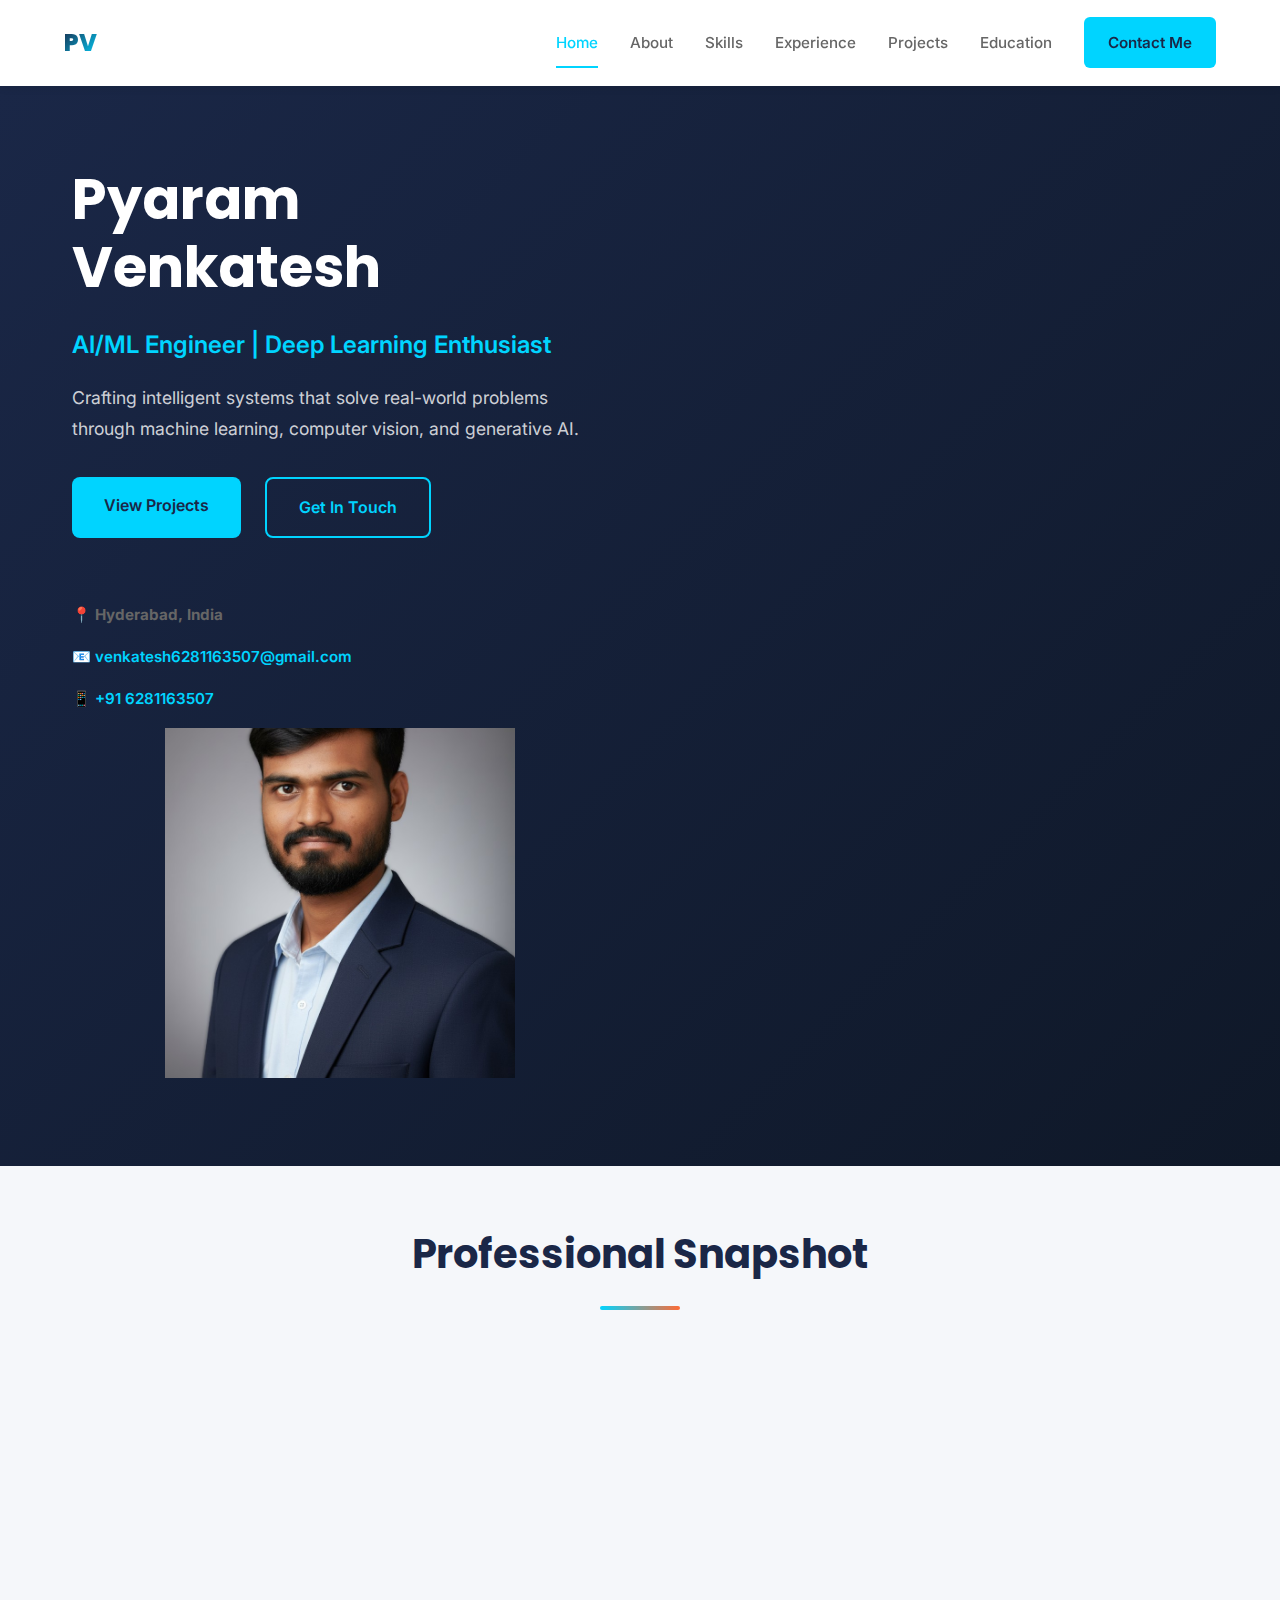
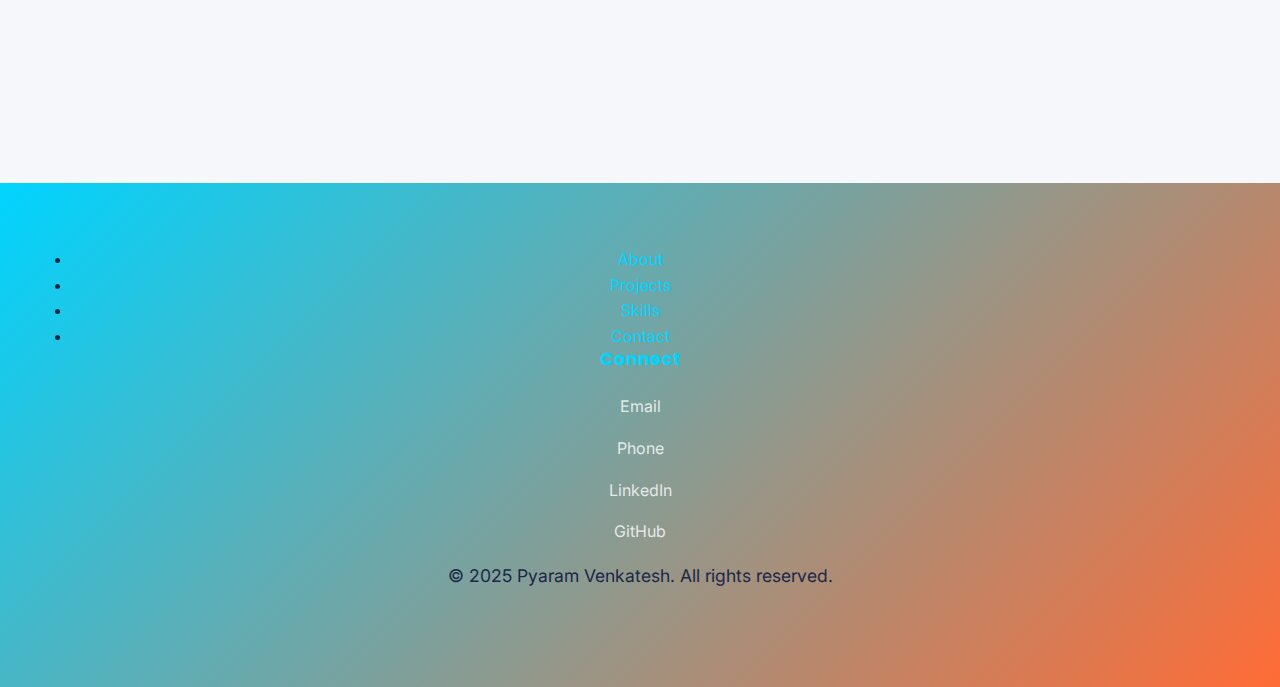
<file: index.html>
<!DOCTYPE html>
<html lang="en">
<head>
    <meta charset="UTF-8">
    <meta name="viewport" content="width=device-width, initial-scale=1.0">
    <meta name="description" content="Pyaram Venkatesh - AI/ML Engineer specializing in machine learning, deep learning, and intelligent systems.">
    <meta name="keywords" content="AI, Machine Learning, Deep Learning, Python, Portfolio, Engineer">
    <meta name="author" content="Pyaram Venkatesh">
    <title>Pyaram Venkatesh | AI/ML Engineer</title>
    <link rel="stylesheet" href="style.css">
    <link rel="preconnect" href="https://fonts.googleapis.com">
    <link rel="preconnect" href="https://fonts.gstatic.com" crossorigin>
    <link href="https://fonts.googleapis.com/css2?family=Inter:wght@400;500;600;700;800&family=Poppins:wght@600;700;800&display=swap" rel="stylesheet">
</head>
<body>
    <!-- Navigation Bar -->
    <nav class="navbar">
        <div class="container">
            <div class="nav-brand">
                <a href="index.html" class="logo">PV</a>
            </div>
            <ul class="nav-menu" id="navMenu">
                <li><a href="index.html" class="nav-link active">Home</a></li>
                <li><a href="about.html" class="nav-link">About</a></li>
                <li><a href="skills.html" class="nav-link">Skills</a></li>
                <li><a href="experience.html" class="nav-link">Experience</a></li>
                <li><a href="projects.html" class="nav-link">Projects</a></li>
                <li><a href="education.html" class="nav-link">Education</a></li>
                <li><a href="contact.html" class="nav-link cta-btn">Contact Me</a></li>
            </ul>
            <div class="hamburger" id="hamburger">
                <span></span>
                <span></span>
                <span></span>
            </div>
        </div>
    </nav>

    <!-- Hero Section -->
    <section class="hero">
        <div class="container">
            <div class="hero-content">
                <div class="hero-text">
                    <h1 class="hero-title">Pyaram Venkatesh</h1>
                    <p class="hero-subtitle">AI/ML Engineer | Deep Learning Enthusiast</p>
                    <p class="hero-description">
                        Crafting intelligent systems that solve real-world problems through machine learning, computer vision, and generative AI.
                    </p>
                    <div class="hero-buttons">
                        <a href="projects.html" class="btn btn-primary">View Projects</a>
                        <a href="contact.html" class="btn btn-secondary">Get In Touch</a>
                    </div>
                    <div class="hero-meta">
                        <p><strong>📍 Hyderabad, India</strong></p>
                        <p><strong>📧</strong> <a href="mailto:venkatesh6281163507@gmail.com">venkatesh6281163507@gmail.com</a></p>
                        <p><strong>📱</strong> <a href="tel:+916281163507">+91 6281163507</a></p>
                    </div>
                </div>
                <div class="hero-visual">
                    <picture>
                      <img src="profile.jpg" alt="Pyaram Venkatesh"
                           class="hero-image" width="350" height="350" loading="lazy" decoding="async">
                    </picture>
                </div>
            </div>
        </div>
    </section>

    <!-- Quick Summary Section -->
    <section class="summary">
        <div class="container">
            <h2 class="section-title">Professional Snapshot</h2>
            <div class="summary-cards">
                <div class="summary-card">
                    <div class="card-icon">🤖</div>
                    <h3>AI/ML Specialization</h3>
                    <p>Building intelligent systems with focus on deep learning, NLP, and computer vision</p>
                </div>
                <div class="summary-card">
                    <div class="card-icon">💻</div>
                    <h3>Full-Stack ML</h3>
                    <p>Python expertise with hands-on experience in ML frameworks and data science tools</p>
                </div>
                <div class="summary-card">
                    <div class="card-icon">🚀</div>
                    <h3>Problem Solver</h3>
                    <p>Passionate about tackling real-world challenges with data-driven solutions</p>
                </div>
                <div class="summary-card">
                    <div class="card-icon">📚</div>
                    <h3>Continuous Learner</h3>
                    <p>AWS certified with multiple credentials in cloud computing and machine learning</p>
                </div>
            </div>
        </div>
    </section>

    <!-- CTA Section -->
    <section class="cta-section">
        <div class="container">
                    <ul>
                        <li><a href="about.html">About</a></li>
                        <li><a href="projects.html">Projects</a></li>
                        <li><a href="skills.html">Skills</a></li>
                        <li><a href="contact.html">Contact</a></li>
                    </ul>
                </div>
                <div class="footer-section">
                    <h4>Connect</h4>
                    <ul>
                        <li><a href="mailto:venkatesh6281163507@gmail.com">Email</a></li>
                        <li><a href="tel:+916281163507">Phone</a></li>
                        <li><a href="#" target="_blank">LinkedIn</a></li>
                        <li><a href="#" target="_blank">GitHub</a></li>
                    </ul>
                </div>
            </div>
            <div class="footer-bottom">
                <p>&copy; 2025 Pyaram Venkatesh. All rights reserved.</p>
            </div>
        </div>
    </footer>

    <script src="script.js"></script>
</body>
</html>
</file>
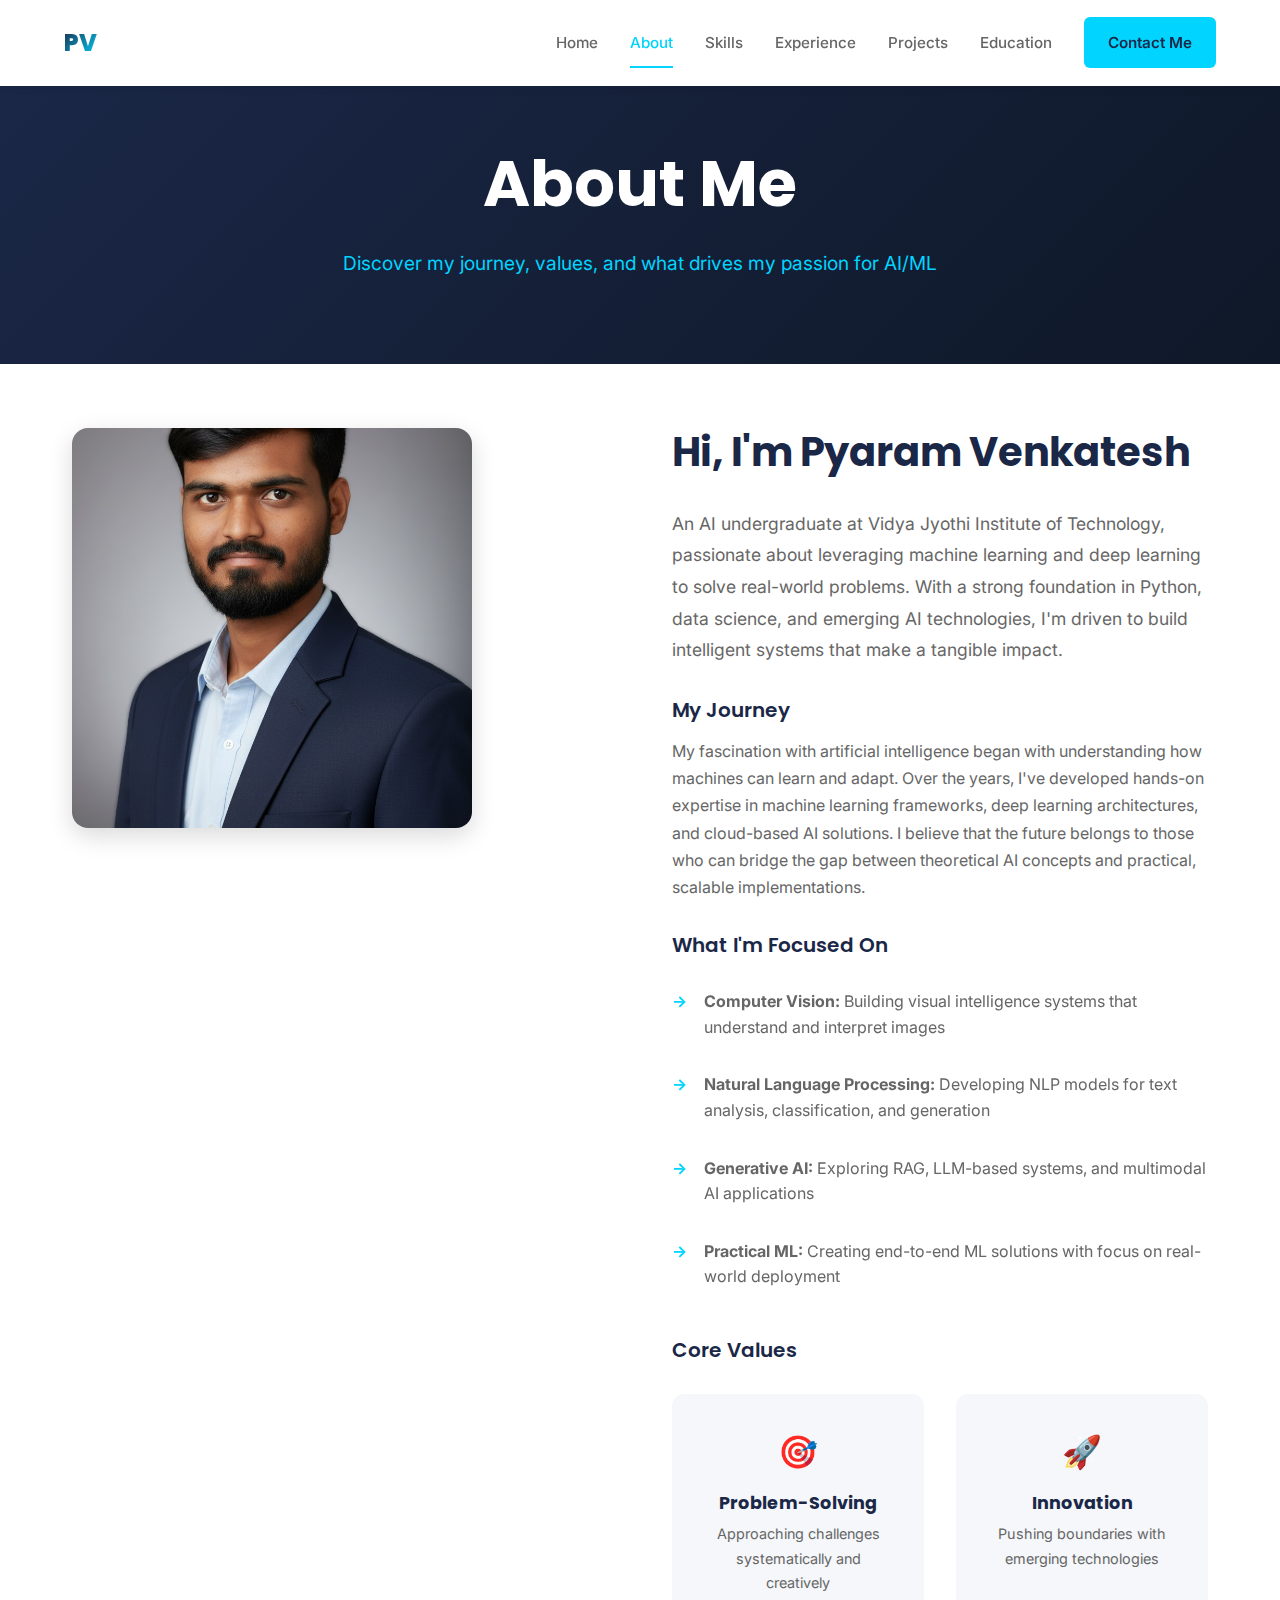
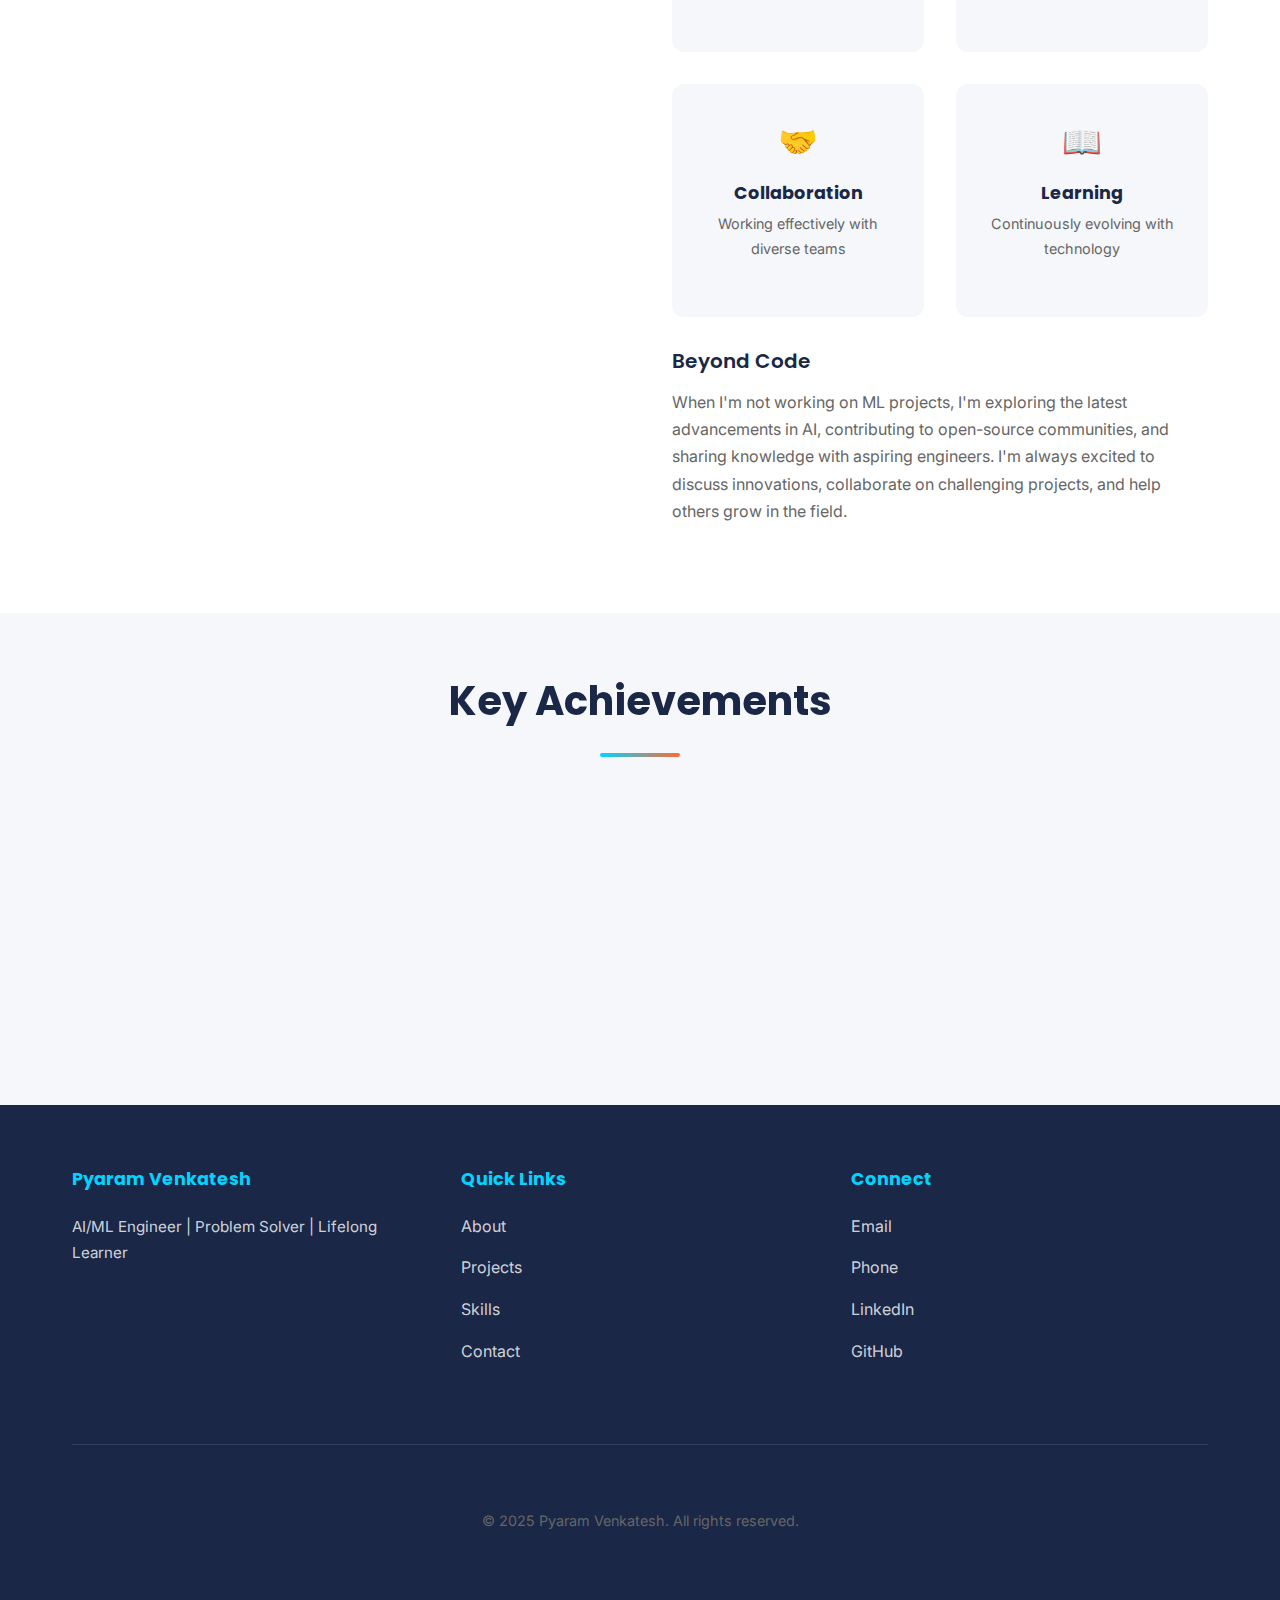
<file: about.html>
<!DOCTYPE html>
<html lang="en">
<head>
    <meta charset="UTF-8">
    <meta name="viewport" content="width=device-width, initial-scale=1.0">
    <meta name="description" content="About Pyaram Venkatesh - AI/ML Engineer with a passion for solving complex problems through intelligent systems.">
    <title>About Me | Pyaram Venkatesh</title>
    <link rel="stylesheet" href="style.css">
    <link rel="preconnect" href="https://fonts.googleapis.com">
    <link rel="preconnect" href="https://fonts.gstatic.com" crossorigin>
    <link href="https://fonts.googleapis.com/css2?family=Inter:wght@400;500;600;700;800&family=Poppins:wght@600;700;800&display=swap" rel="stylesheet">
</head>
<body>
    <!-- Navigation Bar -->
    <nav class="navbar">
        <div class="container">
            <div class="nav-brand">
                <a href="index.html" class="logo">PV</a>
            </div>
            <ul class="nav-menu" id="navMenu">
                <li><a href="index.html" class="nav-link">Home</a></li>
                <li><a href="about.html" class="nav-link active">About</a></li>
                <li><a href="skills.html" class="nav-link">Skills</a></li>
                <li><a href="experience.html" class="nav-link">Experience</a></li>
                <li><a href="projects.html" class="nav-link">Projects</a></li>
                <li><a href="education.html" class="nav-link">Education</a></li>
                <li><a href="contact.html" class="nav-link cta-btn">Contact Me</a></li>
            </ul>
            <div class="hamburger" id="hamburger">
                <span></span>
                <span></span>
                <span></span>
            </div>
        </div>
    </nav>

    <!-- Page Header -->
    <section class="page-header">
        <div class="container">
            <h1>About Me</h1>
            <p>Discover my journey, values, and what drives my passion for AI/ML</p>
        </div>
    </section>

    <!-- About Content -->
    <section class="about-section">
        <div class="container">
            <div class="about-grid">
                <div class="about-image">
                    <img src="profile.jpg" alt="Pyaram Venkatesh" class="profile-image">
                </div>
                <div class="about-content">
                    <h2>Hi, I'm Pyaram Venkatesh</h2>
                    <p class="intro-text">
                        An AI undergraduate at Vidya Jyothi Institute of Technology, passionate about leveraging machine learning and deep learning to solve real-world problems. With a strong foundation in Python, data science, and emerging AI technologies, I'm driven to build intelligent systems that make a tangible impact.
                    </p>

                    <h3>My Journey</h3>
                    <p>
                        My fascination with artificial intelligence began with understanding how machines can learn and adapt. Over the years, I've developed hands-on expertise in machine learning frameworks, deep learning architectures, and cloud-based AI solutions. I believe that the future belongs to those who can bridge the gap between theoretical AI concepts and practical, scalable implementations.
                    </p>

                    <h3>What I'm Focused On</h3>
                    <ul class="focus-list">
                        <li><strong>Computer Vision:</strong> Building visual intelligence systems that understand and interpret images</li>
                        <li><strong>Natural Language Processing:</strong> Developing NLP models for text analysis, classification, and generation</li>
                        <li><strong>Generative AI:</strong> Exploring RAG, LLM-based systems, and multimodal AI applications</li>
                        <li><strong>Practical ML:</strong> Creating end-to-end ML solutions with focus on real-world deployment</li>
                    </ul>

                    <h3>Core Values</h3>
                    <div class="values-grid">
                        <div class="value-item">
                            <div class="value-icon">🎯</div>
                            <h4>Problem-Solving</h4>
                            <p>Approaching challenges systematically and creatively</p>
                        </div>
                        <div class="value-item">
                            <div class="value-icon">🚀</div>
                            <h4>Innovation</h4>
                            <p>Pushing boundaries with emerging technologies</p>
                        </div>
                        <div class="value-item">
                            <div class="value-icon">🤝</div>
                            <h4>Collaboration</h4>
                            <p>Working effectively with diverse teams</p>
                        </div>
                        <div class="value-item">
                            <div class="value-icon">📖</div>
                            <h4>Learning</h4>
                            <p>Continuously evolving with technology</p>
                        </div>
                    </div>

                    <h3>Beyond Code</h3>
                    <p>
                        When I'm not working on ML projects, I'm exploring the latest advancements in AI, contributing to open-source communities, and sharing knowledge with aspiring engineers. I'm always excited to discuss innovations, collaborate on challenging projects, and help others grow in the field.
                    </p>
                </div>
            </div>
        </div>
    </section>

    <!-- Achievements Section -->
    <section class="achievements">
        <div class="container">
            <h2 class="section-title">Key Achievements</h2>
            <div class="achievements-grid">
                <div class="achievement-card">
                    <div class="achievement-number">98%</div>
                    <p>Model Efficiency in Air Quality Prediction</p>
                </div>
                <div class="achievement-card">
                    <div class="achievement-number">3</div>
                    <p>AWS Academy Certifications</p>
                </div>
                <div class="achievement-card">
                    <div class="achievement-number">9.8/10</div>
                    <p>High School GPA</p>
                </div>
                <div class="achievement-card">
                    <div class="achievement-number">5+</div>
                    <p>Major ML Projects Completed</p>
                </div>
            </div>
        </div>
    </section>

    <!-- Footer -->
    <footer class="footer">
        <div class="container">
            <div class="footer-content">
                <div class="footer-section">
                    <h4>Pyaram Venkatesh</h4>
                    <p>AI/ML Engineer | Problem Solver | Lifelong Learner</p>
                </div>
                <div class="footer-section">
                    <h4>Quick Links</h4>
                    <ul>
                        <li><a href="about.html">About</a></li>
                        <li><a href="projects.html">Projects</a></li>
                        <li><a href="skills.html">Skills</a></li>
                        <li><a href="contact.html">Contact</a></li>
                    </ul>
                </div>
                <div class="footer-section">
                    <h4>Connect</h4>
                    <ul>
                        <li><a href="mailto:venkatesh6281163507@gmail.com">Email</a></li>
                        <li><a href="tel:+916281163507">Phone</a></li>
                        <li><a href="#" target="_blank">LinkedIn</a></li>
                        <li><a href="#" target="_blank">GitHub</a></li>
                    </ul>
                </div>
            </div>
            <div class="footer-bottom">
                <p>&copy; 2025 Pyaram Venkatesh. All rights reserved.</p>
            </div>
        </div>
    </footer>

    <script src="script.js"></script>
</body>
</html>
</file>
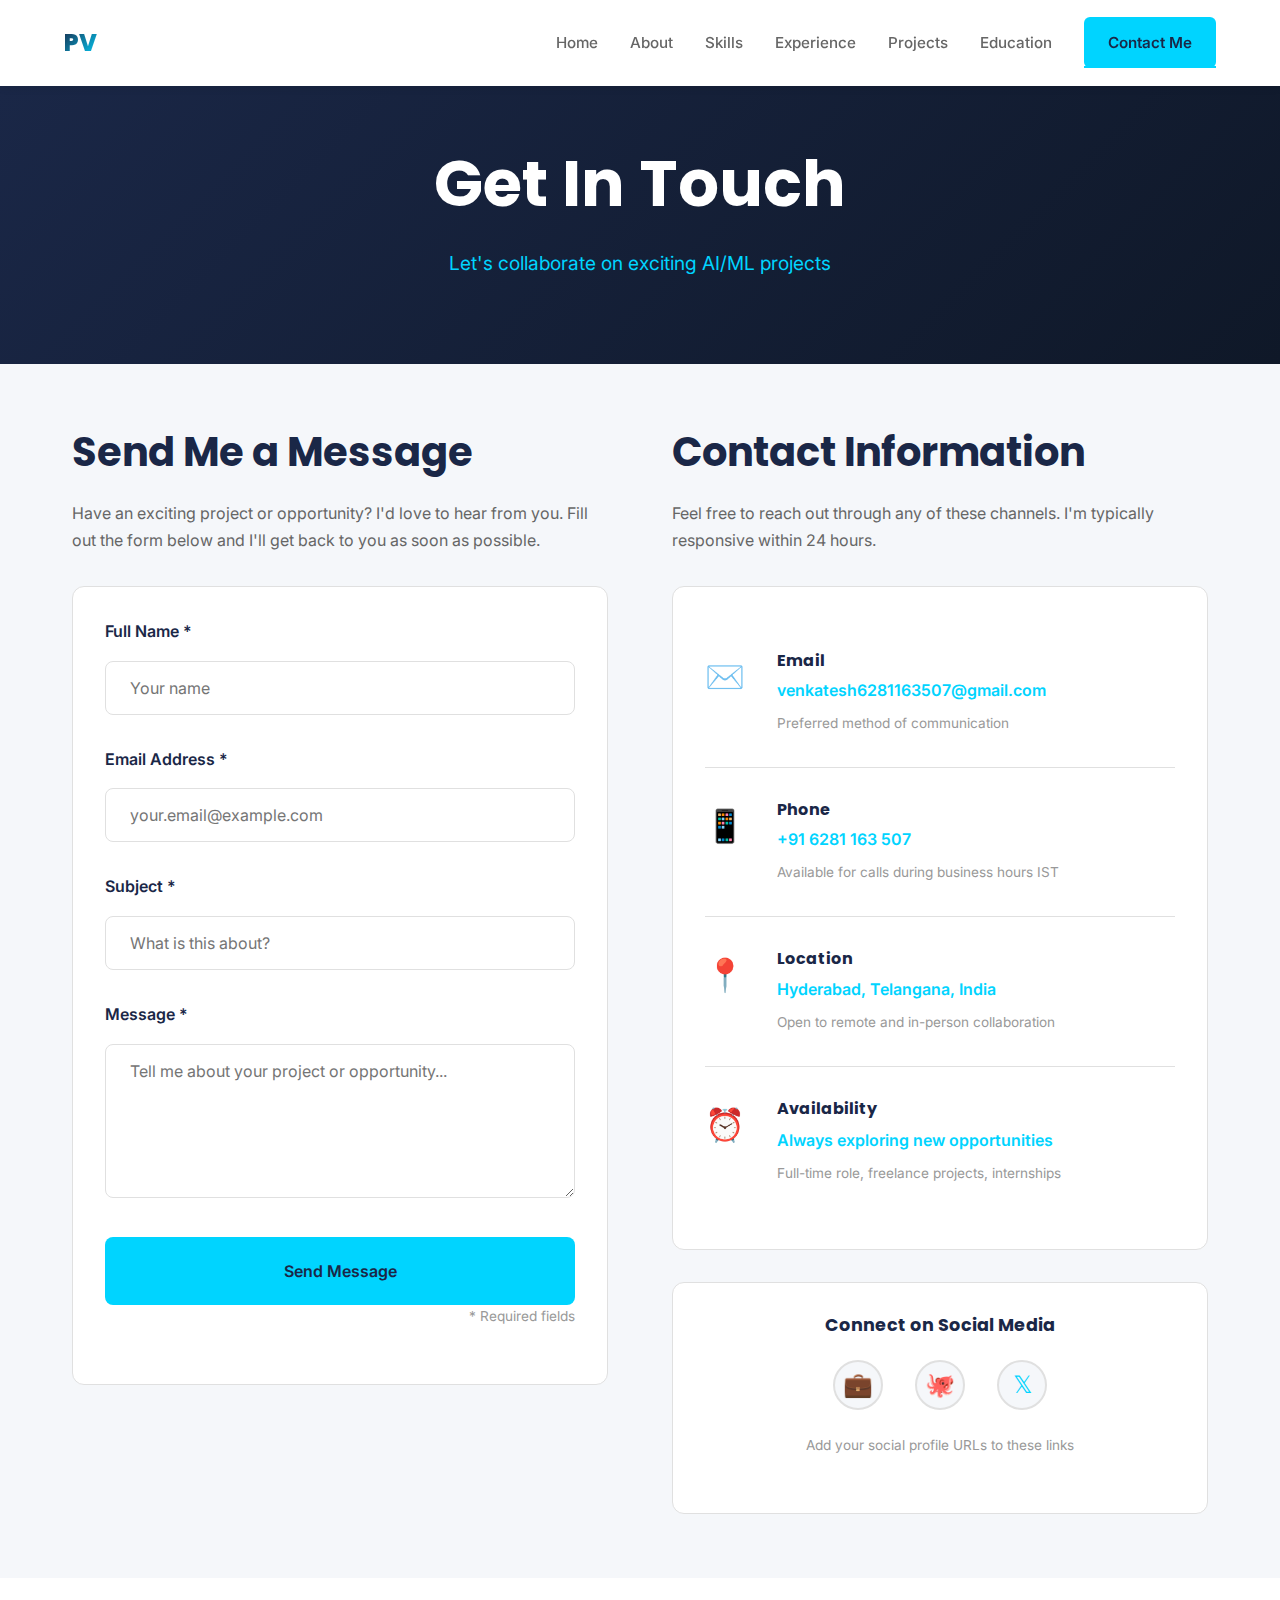
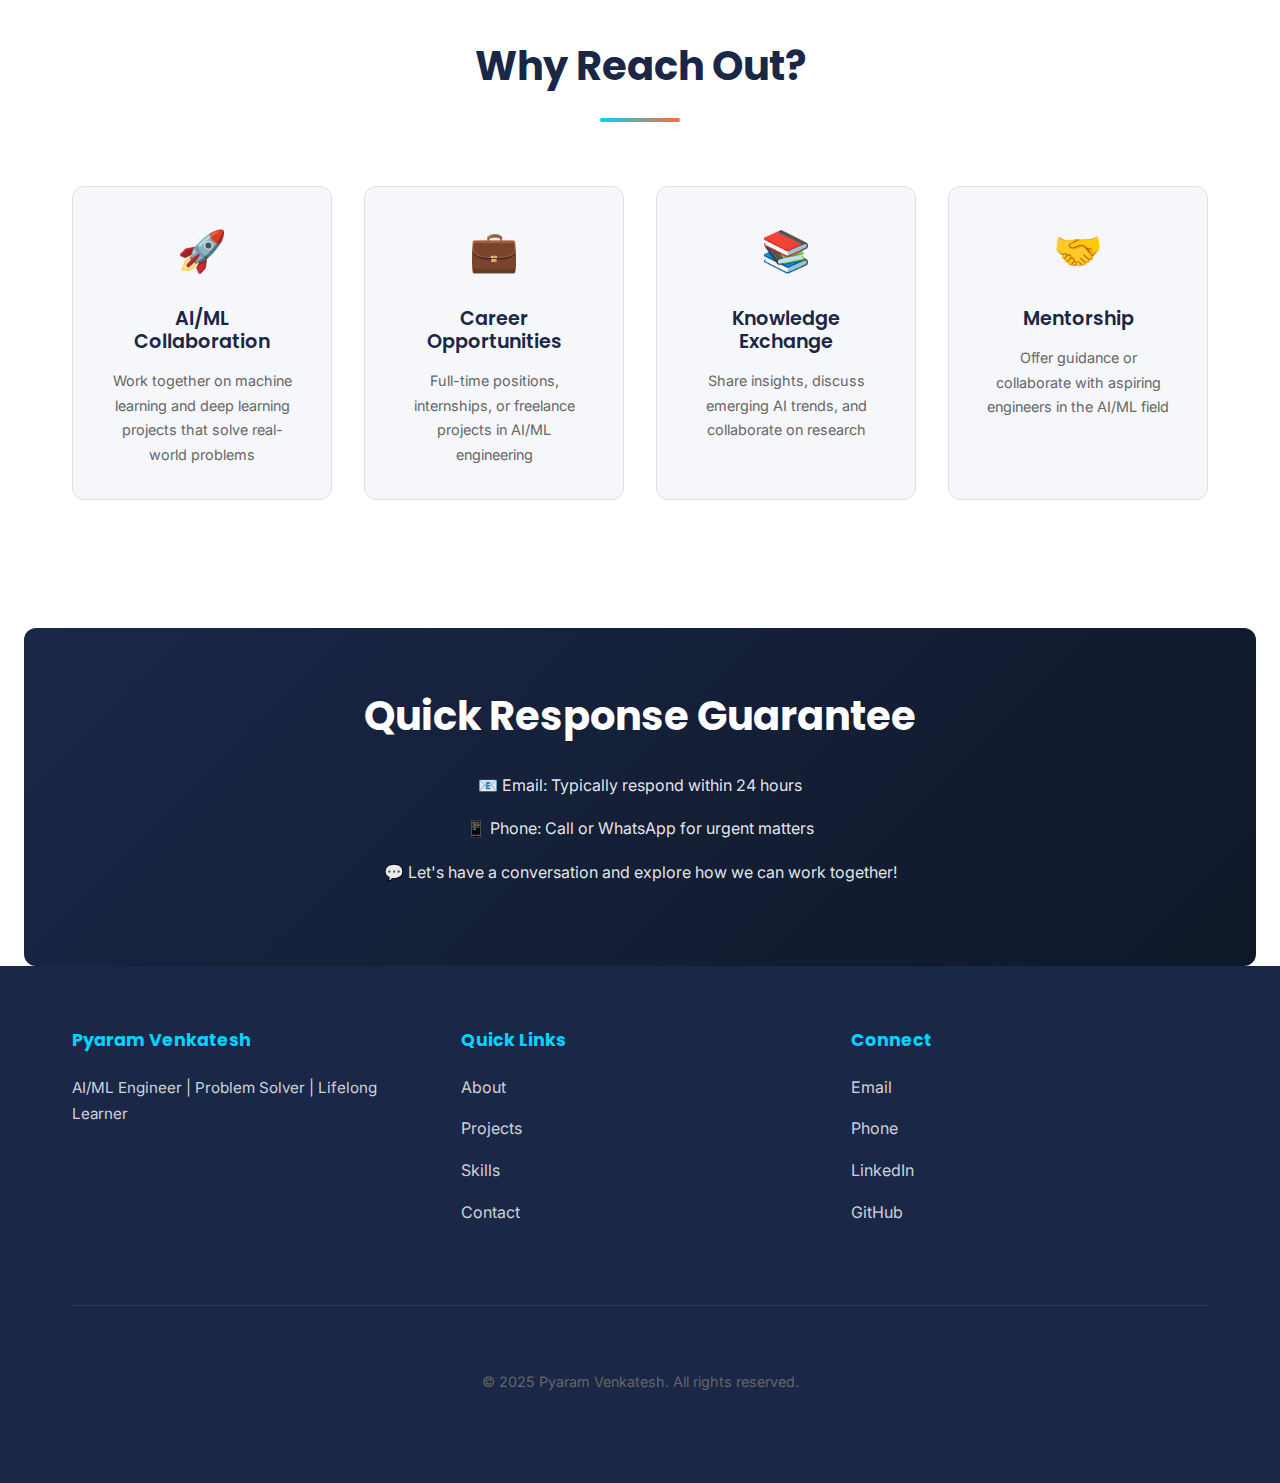
<file: contact.html>
<!DOCTYPE html>
<html lang="en">
<head>
    <meta charset="UTF-8">
    <meta name="viewport" content="width=device-width, initial-scale=1.0">
    <meta name="description" content="Contact Me - Pyaram Venkatesh | Get in touch for collaboration and opportunities">
    <title>Contact | Pyaram Venkatesh</title>
    <link rel="stylesheet" href="style.css">
    <link rel="preconnect" href="https://fonts.googleapis.com">
    <link rel="preconnect" href="https://fonts.gstatic.com" crossorigin>
    <link href="https://fonts.googleapis.com/css2?family=Inter:wght@400;500;600;700;800&family=Poppins:wght@600;700;800&display=swap" rel="stylesheet">
</head>
<body>
    <!-- Navigation Bar -->
    <nav class="navbar">
        <div class="container">
            <div class="nav-brand">
                <a href="index.html" class="logo">PV</a>
            </div>
            <ul class="nav-menu" id="navMenu">
                <li><a href="index.html" class="nav-link">Home</a></li>
                <li><a href="about.html" class="nav-link">About</a></li>
                <li><a href="skills.html" class="nav-link">Skills</a></li>
                <li><a href="experience.html" class="nav-link">Experience</a></li>
                <li><a href="projects.html" class="nav-link">Projects</a></li>
                <li><a href="education.html" class="nav-link">Education</a></li>
                <li><a href="contact.html" class="nav-link active cta-btn">Contact Me</a></li>
            </ul>
            <div class="hamburger" id="hamburger">
                <span></span>
                <span></span>
                <span></span>
            </div>
        </div>
    </nav>

    <!-- Page Header -->
    <section class="page-header">
        <div class="container">
            <h1>Get In Touch</h1>
            <p>Let's collaborate on exciting AI/ML projects</p>
        </div>
    </section>

    <!-- Contact Section -->
    <section class="contact-section">
        <div class="container">
            <div class="contact-wrapper">
                <!-- Contact Form -->
                <div class="contact-form-container">
                    <h2>Send Me a Message</h2>
                    <p class="form-description">
                        Have an exciting project or opportunity? I'd love to hear from you. 
                        Fill out the form below and I'll get back to you as soon as possible.
                    </p>

                    <form id="contactForm" class="contact-form">
                        <div class="form-group">
                            <label for="name">Full Name *</label>
                            <input 
                                type="text" 
                                id="name" 
                                name="name" 
                                placeholder="Your name"
                                required
                                aria-label="Full Name"
                            >
                        </div>

                        <div class="form-group">
                            <label for="email">Email Address *</label>
                            <input 
                                type="email" 
                                id="email" 
                                name="email" 
                                placeholder="your.email@example.com"
                                required
                                aria-label="Email Address"
                            >
                        </div>

                        <div class="form-group">
                            <label for="subject">Subject *</label>
                            <input 
                                type="text" 
                                id="subject" 
                                name="subject" 
                                placeholder="What is this about?"
                                required
                                aria-label="Subject"
                            >
                        </div>

                        <div class="form-group">
                            <label for="message">Message *</label>
                            <textarea 
                                id="message" 
                                name="message" 
                                rows="6" 
                                placeholder="Tell me about your project or opportunity..."
                                required
                                aria-label="Message"
                            ></textarea>
                        </div>

                        <button type="submit" class="btn btn-primary btn-submit">Send Message</button>
                        <p class="form-note">* Required fields</p>
                    </form>

                    <div id="formMessage" class="form-message hidden"></div>
                </div>

                <!-- Contact Information -->
                <div class="contact-info-container">
                    <h2>Contact Information</h2>
                    <p class="info-description">
                        Feel free to reach out through any of these channels. 
                        I'm typically responsive within 24 hours.
                    </p>

                    <div class="contact-info-items">
                        <!-- Email -->
                        <div class="contact-info-item">
                            <div class="info-icon">✉️</div>
                            <div class="info-content">
                                <h4>Email</h4>
                                <a href="mailto:venkatesh6281163507@gmail.com" class="info-link">
                                    venkatesh6281163507@gmail.com
                                </a>
                                <p class="info-note">Preferred method of communication</p>
                            </div>
                        </div>

                        <!-- Phone -->
                        <div class="contact-info-item">
                            <div class="info-icon">📱</div>
                            <div class="info-content">
                                <h4>Phone</h4>
                                <a href="tel:+916281163507" class="info-link">
                                    +91 6281 163 507
                                </a>
                                <p class="info-note">Available for calls during business hours IST</p>
                            </div>
                        </div>

                        <!-- Location -->
                        <div class="contact-info-item">
                            <div class="info-icon">📍</div>
                            <div class="info-content">
                                <h4>Location</h4>
                                <p class="info-link">Hyderabad, Telangana, India</p>
                                <p class="info-note">Open to remote and in-person collaboration</p>
                            </div>
                        </div>

                        <!-- Availability -->
                        <div class="contact-info-item">
                            <div class="info-icon">⏰</div>
                            <div class="info-content">
                                <h4>Availability</h4>
                                <p class="info-link">Always exploring new opportunities</p>
                                <p class="info-note">Full-time role, freelance projects, internships</p>
                            </div>
                        </div>
                    </div>

                    <!-- Social Links -->
                    <div class="social-links">
                        <h4>Connect on Social Media</h4>
                        <div class="social-icons">
                            <a href="#" class="social-icon" aria-label="LinkedIn" title="LinkedIn">
                                <span>💼</span>
                            </a>
                            <a href="#" class="social-icon" aria-label="GitHub" title="GitHub">
                                <span>🐙</span>
                            </a>
                            <a href="#" class="social-icon" aria-label="Twitter" title="Twitter">
                                <span>𝕏</span>
                            </a>
                        </div>
                        <p class="social-note">Add your social profile URLs to these links</p>
                    </div>
                </div>
            </div>
        </div>
    </section>

    <!-- Why Contact CTA -->
    <section class="contact-reasons">
        <div class="container">
            <h2 class="section-title">Why Reach Out?</h2>
            <div class="reasons-grid">
                <div class="reason-card">
                    <div class="reason-icon">🚀</div>
                    <h3>AI/ML Collaboration</h3>
                    <p>Work together on machine learning and deep learning projects that solve real-world problems</p>
                </div>
                <div class="reason-card">
                    <div class="reason-icon">💼</div>
                    <h3>Career Opportunities</h3>
                    <p>Full-time positions, internships, or freelance projects in AI/ML engineering</p>
                </div>
                <div class="reason-card">
                    <div class="reason-icon">📚</div>
                    <h3>Knowledge Exchange</h3>
                    <p>Share insights, discuss emerging AI trends, and collaborate on research</p>
                </div>
                <div class="reason-card">
                    <div class="reason-icon">🤝</div>
                    <h3>Mentorship</h3>
                    <p>Offer guidance or collaborate with aspiring engineers in the AI/ML field</p>
                </div>
            </div>
        </div>
    </section>

    <!-- Quick Response CTA -->
    <section class="response-cta">
        <div class="container">
            <h2>Quick Response Guarantee</h2>
            <p>📧 Email: Typically respond within 24 hours</p>
            <p>📱 Phone: Call or WhatsApp for urgent matters</p>
            <p>💬 Let's have a conversation and explore how we can work together!</p>
        </div>
    </section>

    <!-- Footer -->
    <footer class="footer">
        <div class="container">
            <div class="footer-content">
                <div class="footer-section">
                    <h4>Pyaram Venkatesh</h4>
                    <p>AI/ML Engineer | Problem Solver | Lifelong Learner</p>
                </div>
                <div class="footer-section">
                    <h4>Quick Links</h4>
                    <ul>
                        <li><a href="about.html">About</a></li>
                        <li><a href="projects.html">Projects</a></li>
                        <li><a href="skills.html">Skills</a></li>
                        <li><a href="contact.html">Contact</a></li>
                    </ul>
                </div>
                <div class="footer-section">
                    <h4>Connect</h4>
                    <ul>
                        <li><a href="mailto:venkatesh6281163507@gmail.com">Email</a></li>
                        <li><a href="tel:+916281163507">Phone</a></li>
                        <li><a href="#" target="_blank">LinkedIn</a></li>
                        <li><a href="#" target="_blank">GitHub</a></li>
                    </ul>
                </div>
            </div>
            <div class="footer-bottom">
                <p>&copy; 2025 Pyaram Venkatesh. All rights reserved.</p>
            </div>
        </div>
    </footer>

    <script src="script.js"></script>
</body>
</html>
</file>
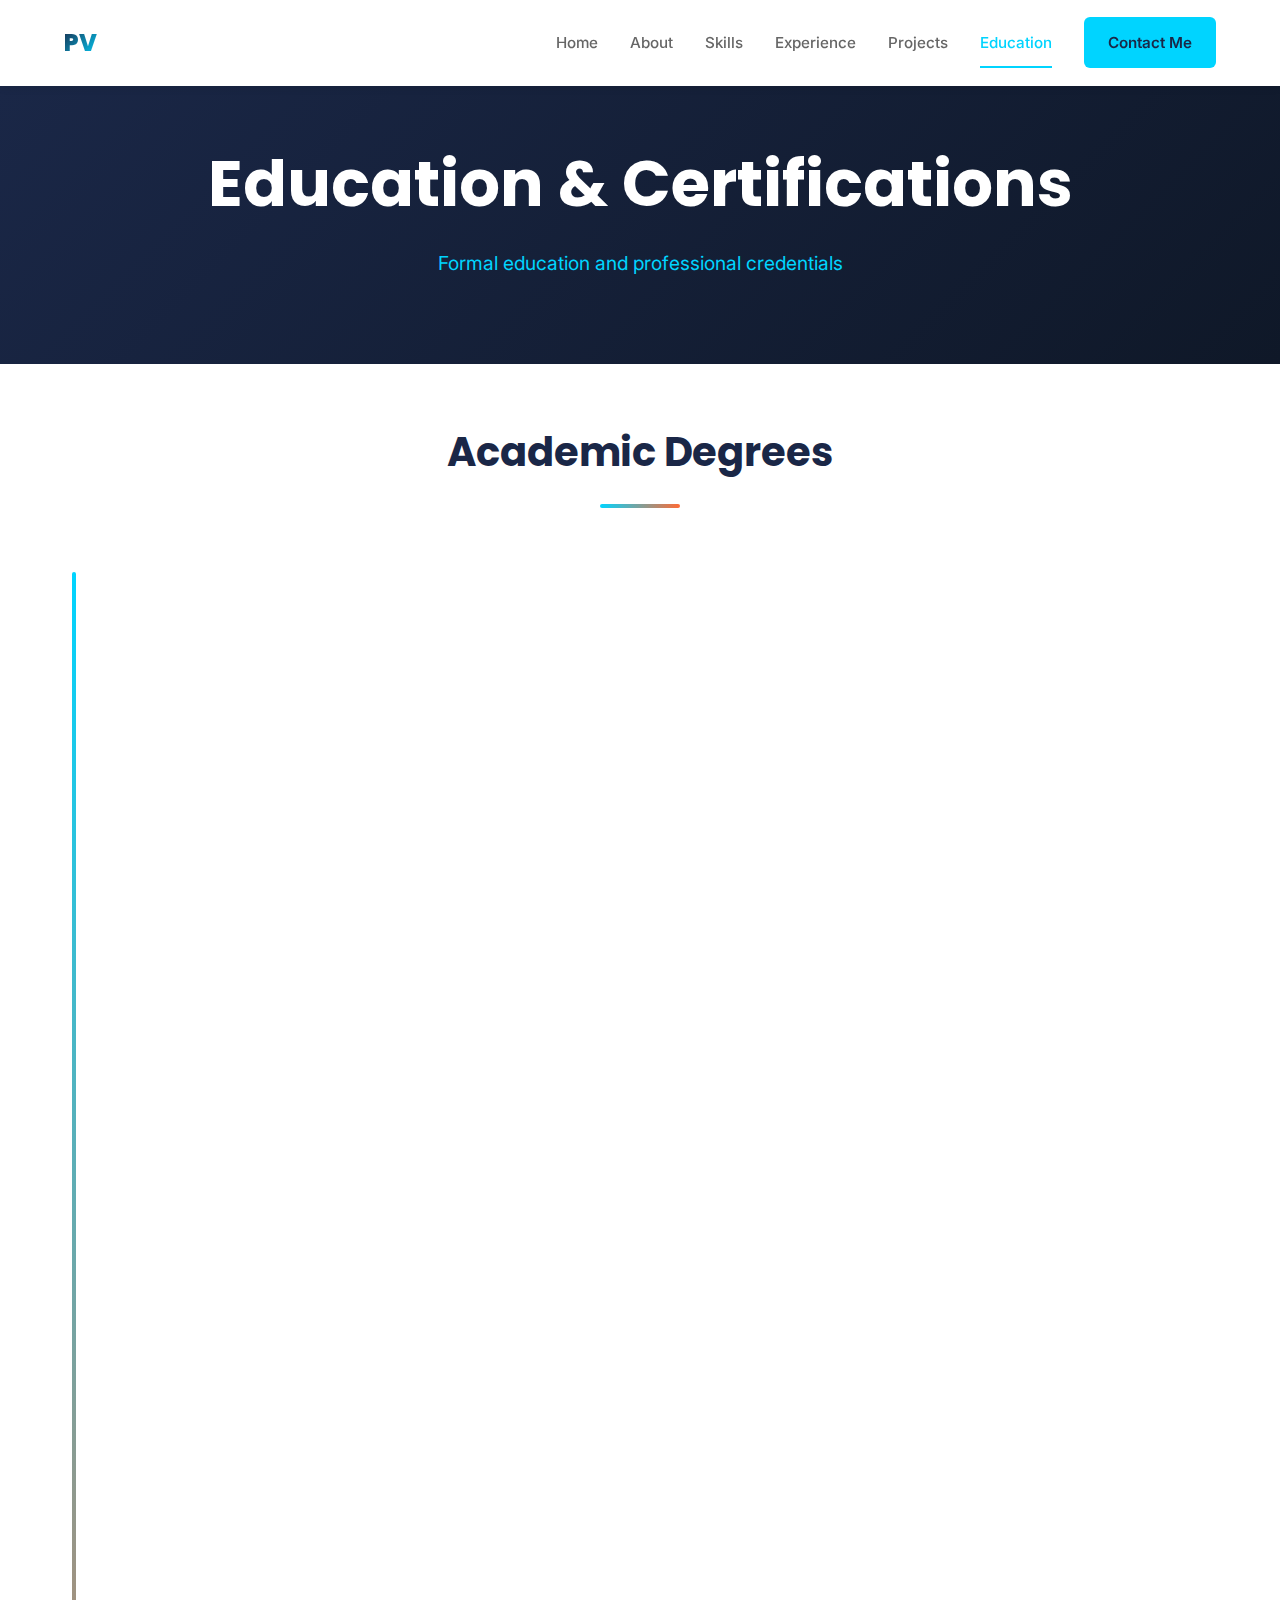
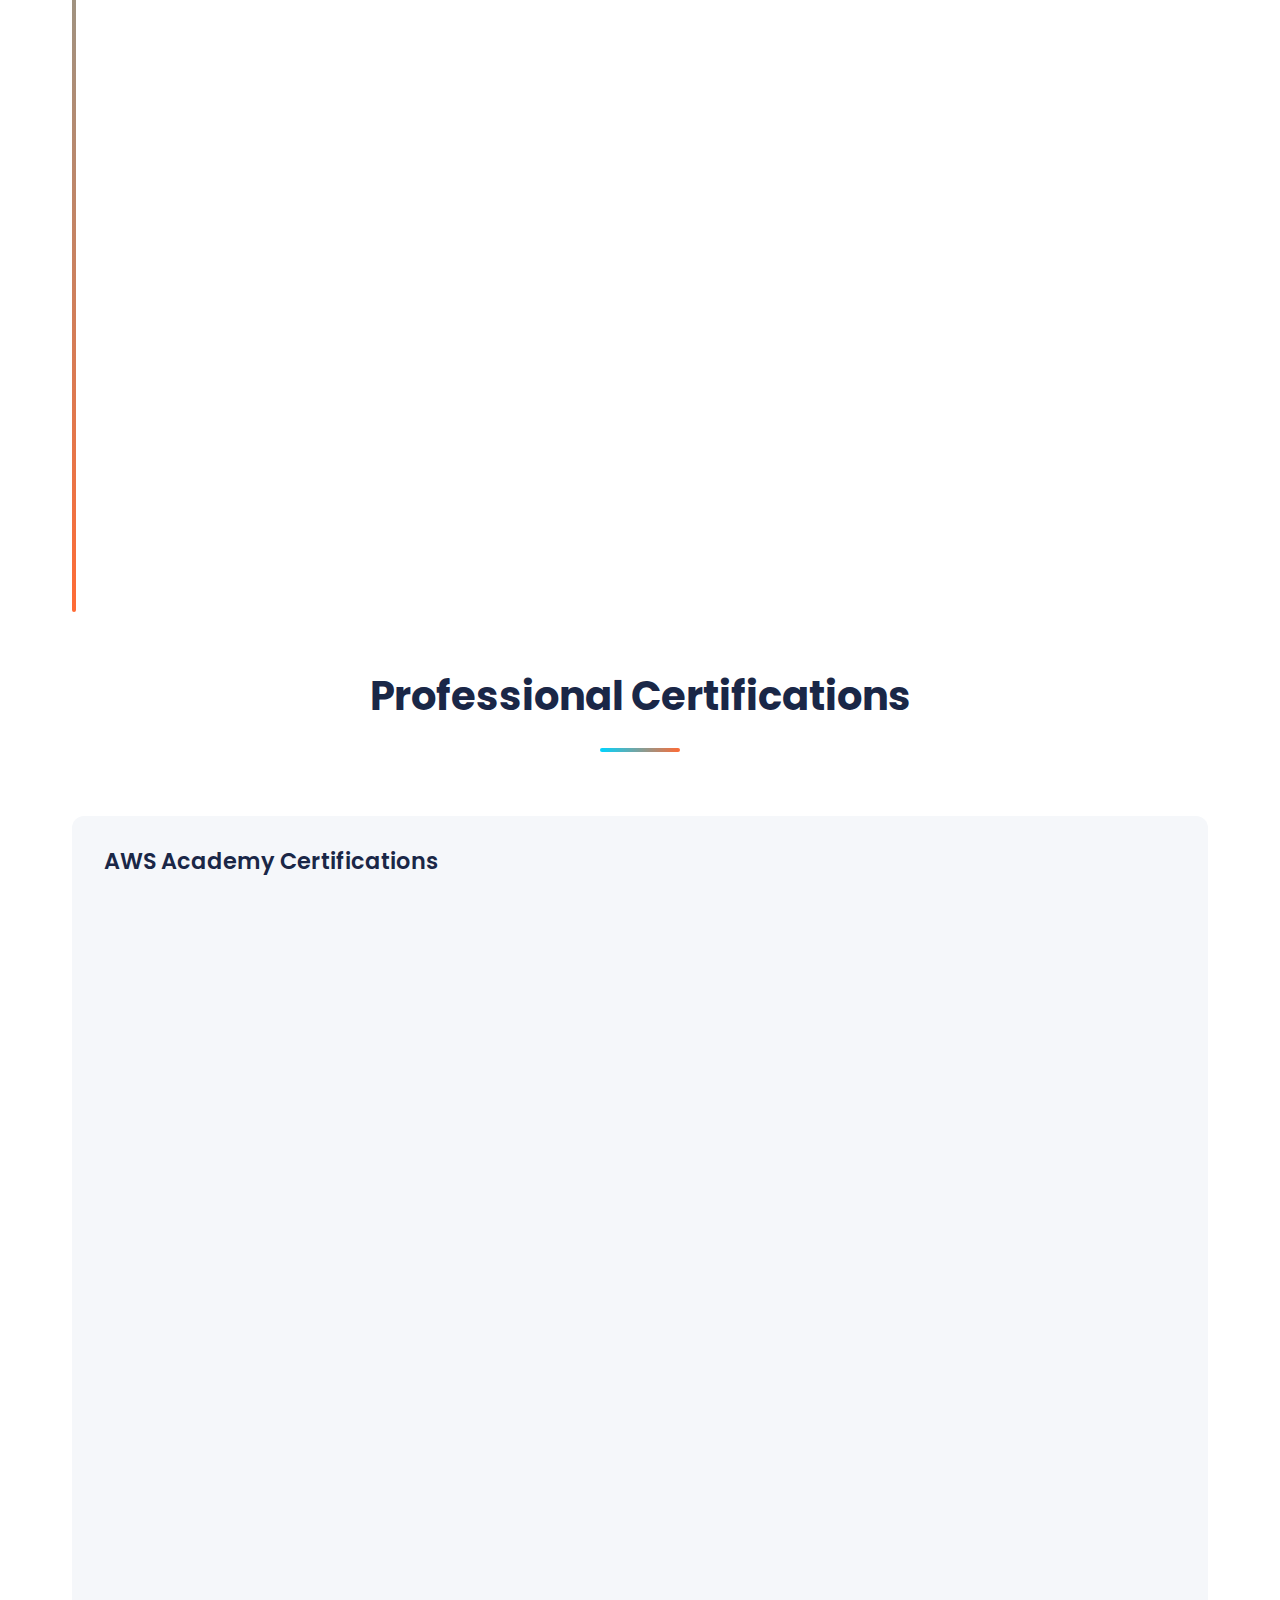
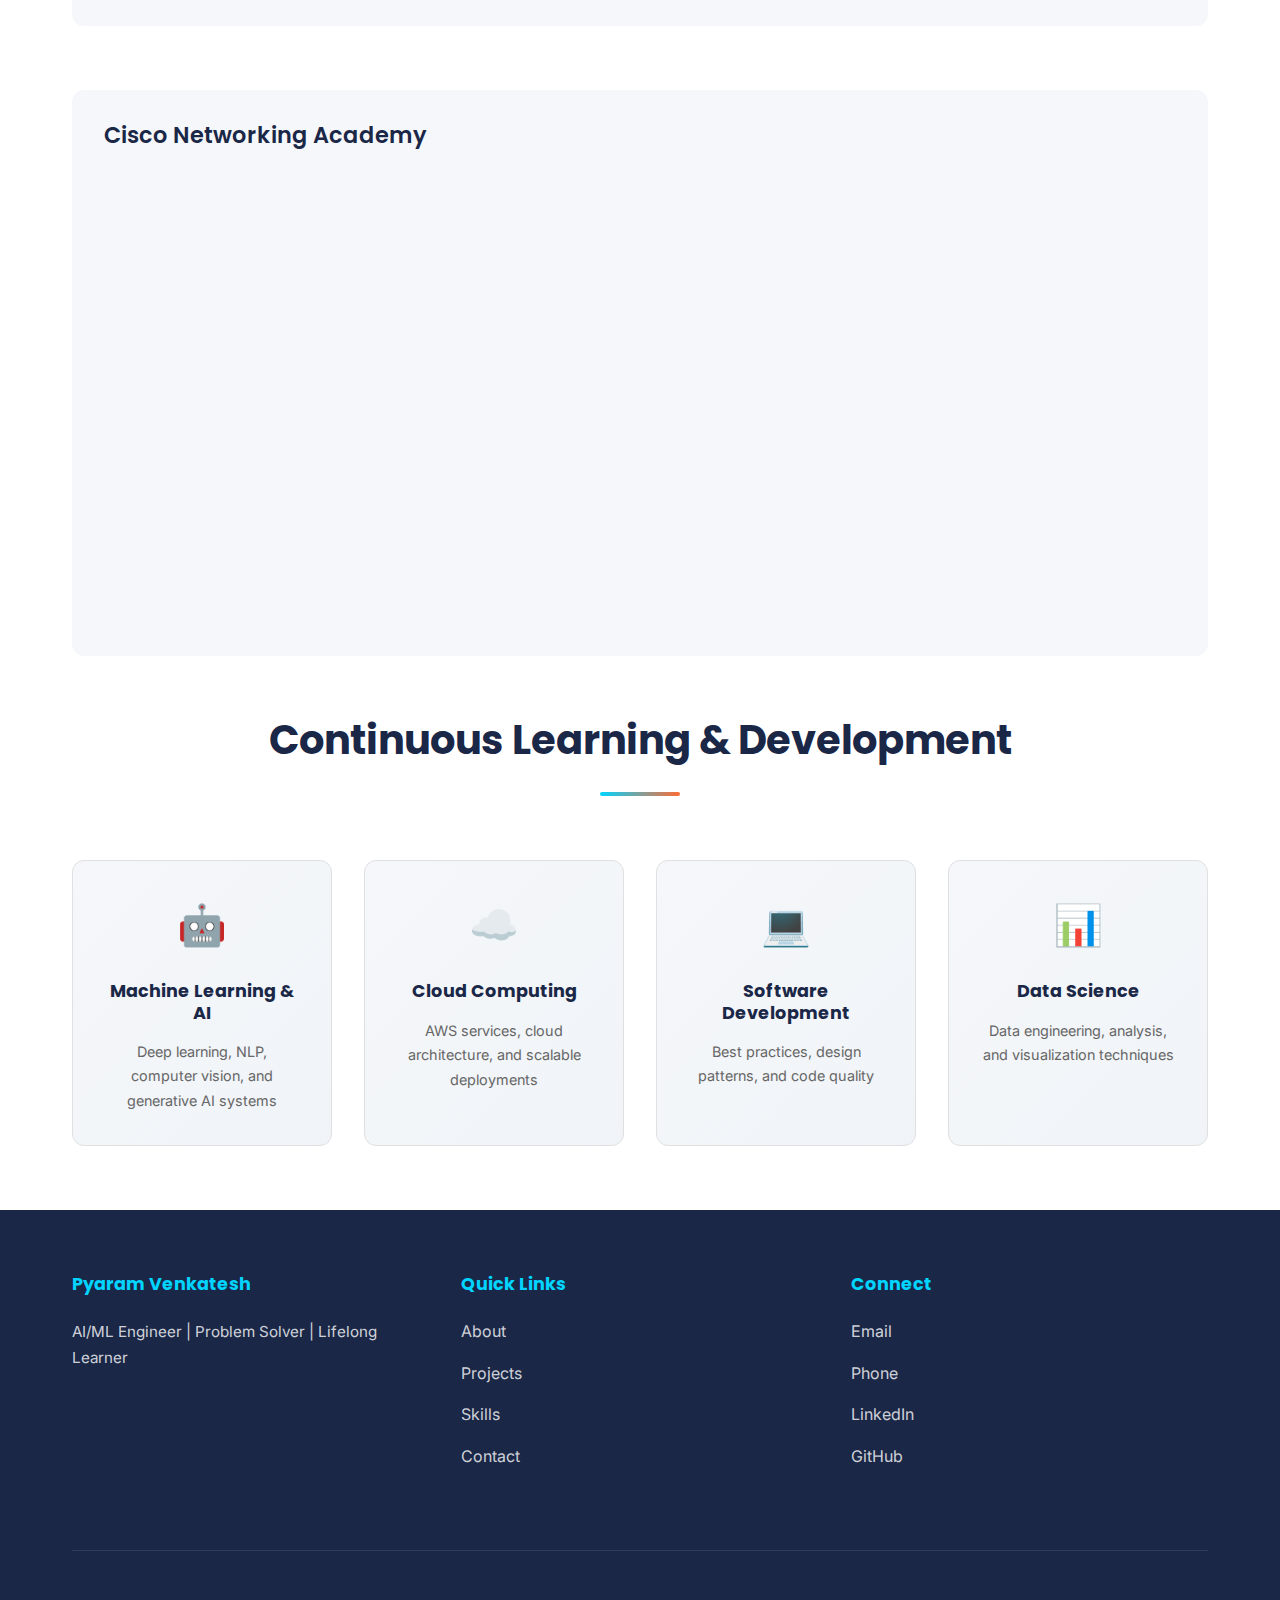
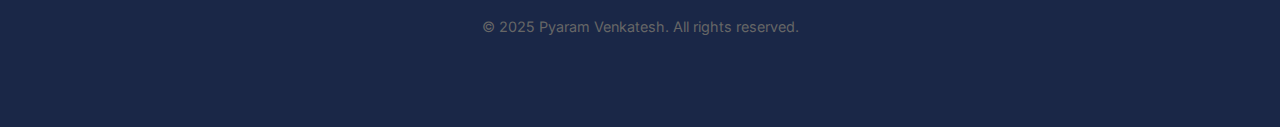
<file: education.html>
<!DOCTYPE html>
<html lang="en">
<head>
    <meta charset="UTF-8">
    <meta name="viewport" content="width=device-width, initial-scale=1.0">
    <meta name="description" content="Education & Certifications - Pyaram Venkatesh | Bachelor's in AI, AWS & Cisco Certifications">
    <title>Education | Pyaram Venkatesh</title>
    <link rel="stylesheet" href="style.css">
    <link rel="preconnect" href="https://fonts.googleapis.com">
    <link rel="preconnect" href="https://fonts.gstatic.com" crossorigin>
    <link href="https://fonts.googleapis.com/css2?family=Inter:wght@400;500;600;700;800&family=Poppins:wght@600;700;800&display=swap" rel="stylesheet">
</head>
<body>
    <!-- Navigation Bar -->
    <nav class="navbar">
        <div class="container">
            <div class="nav-brand">
                <a href="index.html" class="logo">PV</a>
            </div>
            <ul class="nav-menu" id="navMenu">
                <li><a href="index.html" class="nav-link">Home</a></li>
                <li><a href="about.html" class="nav-link">About</a></li>
                <li><a href="skills.html" class="nav-link">Skills</a></li>
                <li><a href="experience.html" class="nav-link">Experience</a></li>
                <li><a href="projects.html" class="nav-link">Projects</a></li>
                <li><a href="education.html" class="nav-link active">Education</a></li>
                <li><a href="contact.html" class="nav-link cta-btn">Contact Me</a></li>
            </ul>
            <div class="hamburger" id="hamburger">
                <span></span>
                <span></span>
                <span></span>
            </div>
        </div>
    </nav>

    <!-- Page Header -->
    <section class="page-header">
        <div class="container">
            <h1>Education & Certifications</h1>
            <p>Formal education and professional credentials</p>
        </div>
    </section>

    <!-- Education Section -->
    <section class="education-section">
        <div class="container">
            <!-- Degrees -->
            <h2 class="section-title">Academic Degrees</h2>

            <div class="education-timeline">
                <!-- Bachelor's Degree -->
                <div class="education-item featured">
                    <div class="education-header">
                        <div class="degree-icon">🎓</div>
                        <div class="degree-info">
                            <h3>Bachelor of Engineering in Artificial Intelligence</h3>
                            <p class="institution">Vidya Jyothi Institute of Technology</p>
                            <p class="location">Hyderabad, Telangana</p>
                        </div>
                        <span class="degree-status">Expected April 2026</span>
                    </div>
                    <div class="education-details">
                        <div class="detail-group">
                            <h4>Program Focus</h4>
                            <p>
                                Comprehensive engineering program specializing in Artificial Intelligence and Machine Learning. 
                                Coursework includes deep learning, NLP, computer vision, and AI systems design.
                            </p>
                        </div>
                        <div class="detail-group">
                            <h4>Key Coursework</h4>
                            <ul class="coursework-list">
                                <li>Data Structures & Algorithms</li>
                                <li>Operating Systems</li>
                                <li>Computer Networks</li>
                                <li>Object-Oriented Programming (OOP)</li>
                                <li>Database Management Systems (DBMS)</li>
                                <li>Software Engineering Principles</li>
                                <li>Machine Learning & AI Specializations</li>
                            </ul>
                        </div>
                    </div>
                </div>

                <!-- Intermediate -->
                <div class="education-item">
                    <div class="education-header">
                        <div class="degree-icon">📚</div>
                        <div class="degree-info">
                            <h3>Intermediate (MPC - Mathematics, Physics, Chemistry)</h3>
                            <p class="institution">M.J.P.T.B.C.W.R Jr College</p>
                            <p class="location">Nalgonda, Telangana</p>
                        </div>
                        <span class="degree-status">2020 - 2022</span>
                    </div>
                    <div class="education-details">
                        <div class="detail-group">
                            <h4>Academic Achievement</h4>
                            <p><strong>Percentage: 94.2%</strong></p>
                            <p>Specialized in Mathematics, Physics, and Chemistry - foundational subjects for engineering studies.</p>
                        </div>
                    </div>
                </div>

                <!-- Secondary -->
                <div class="education-item">
                    <div class="education-header">
                        <div class="degree-icon">✏️</div>
                        <div class="degree-info">
                            <h3>Board of Secondary Education (High School)</h3>
                            <p class="institution">St. Joseph's Model High School</p>
                            <p class="location">Hyderabad, Telangana</p>
                        </div>
                        <span class="degree-status">2019 - 2020</span>
                    </div>
                    <div class="education-details">
                        <div class="detail-group">
                            <h4>Academic Excellence</h4>
                            <p><strong>Cumulative GPA: 9.8/10</strong></p>
                            <p>Outstanding academic performance with consistent excellence across all subjects.</p>
                        </div>
                    </div>
                </div>
            </div>

            <!-- Certifications -->
            <h2 class="section-title" style="margin-top: 60px;">Professional Certifications</h2>

            <div class="certifications-grid">
                <!-- AWS Certifications -->
                <div class="certification-category">
                    <h3 class="cert-category-title">AWS Academy Certifications</h3>
                    
                    <div class="cert-card">
                        <div class="cert-header">
                            <div class="cert-logo">AWS</div>
                            <div class="cert-info">
                                <h4>AWS Academy Generative AI Foundations</h4>
                                <p class="cert-id">Credential ID: 135450</p>
                            </div>
                        </div>
                        <div class="cert-details">
                            <p><strong>Issued:</strong> October 2025</p>
                            <p><strong>Topics Covered:</strong> Generative AI fundamentals, LLM architectures, prompt engineering, AI model deployment</p>
                        </div>
                    </div>

                    <div class="cert-card">
                        <div class="cert-header">
                            <div class="cert-logo">AWS</div>
                            <div class="cert-info">
                                <h4>AWS Academy Machine Learning Foundations</h4>
                                <p class="cert-id">Credential ID: 74663</p>
                            </div>
                        </div>
                        <div class="cert-details">
                            <p><strong>Issued:</strong> November 2024</p>
                            <p><strong>Topics Covered:</strong> ML algorithms, SageMaker, data preparation, model training and evaluation</p>
                        </div>
                    </div>

                    <div class="cert-card">
                        <div class="cert-header">
                            <div class="cert-logo">AWS</div>
                            <div class="cert-info">
                                <h4>AWS Academy Cloud Foundations</h4>
                                <p class="cert-id">Credential ID: 100049</p>
                            </div>
                        </div>
                        <div class="cert-details">
                            <p><strong>Issued:</strong> November 2024</p>
                            <p><strong>Topics Covered:</strong> AWS services, cloud infrastructure, security, and cost management</p>
                        </div>
                    </div>
                </div>

                <!-- Cisco Certifications -->
                <div class="certification-category">
                    <h3 class="cert-category-title">Cisco Networking Academy</h3>
                    
                    <div class="cert-card">
                        <div class="cert-header">
                            <div class="cert-logo">CISCO</div>
                            <div class="cert-info">
                                <h4>Programming Essentials in Python (1 & 2)</h4>
                            </div>
                        </div>
                        <div class="cert-details">
                            <p><strong>Issued:</strong> April 2025</p>
                            <p><strong>Topics Covered:</strong> Python fundamentals, object-oriented programming, modules and libraries</p>
                        </div>
                    </div>

                    <div class="cert-card">
                        <div class="cert-header">
                            <div class="cert-logo">CISCO</div>
                            <div class="cert-info">
                                <h4>Data Analytics Essentials</h4>
                            </div>
                        </div>
                        <div class="cert-details">
                            <p><strong>Issued:</strong> April 2025</p>
                            <p><strong>Topics Covered:</strong> Data analysis, visualization, statistical methods, and insights generation</p>
                        </div>
                    </div>
                </div>
            </div>

            <!-- Learning Paths -->
            <section class="learning-paths" style="margin-top: 60px;">
                <h2 class="section-title">Continuous Learning & Development</h2>
                <div class="learning-grid">
                    <div class="learning-card">
                        <div class="learning-icon">🤖</div>
                        <h4>Machine Learning & AI</h4>
                        <p>Deep learning, NLP, computer vision, and generative AI systems</p>
                    </div>
                    <div class="learning-card">
                        <div class="learning-icon">☁️</div>
                        <h4>Cloud Computing</h4>
                        <p>AWS services, cloud architecture, and scalable deployments</p>
                    </div>
                    <div class="learning-card">
                        <div class="learning-icon">💻</div>
                        <h4>Software Development</h4>
                        <p>Best practices, design patterns, and code quality</p>
                    </div>
                    <div class="learning-card">
                        <div class="learning-icon">📊</div>
                        <h4>Data Science</h4>
                        <p>Data engineering, analysis, and visualization techniques</p>
                    </div>
                </div>
            </section>
        </div>
    </section>

    <!-- Footer -->
    <footer class="footer">
        <div class="container">
            <div class="footer-content">
                <div class="footer-section">
                    <h4>Pyaram Venkatesh</h4>
                    <p>AI/ML Engineer | Problem Solver | Lifelong Learner</p>
                </div>
                <div class="footer-section">
                    <h4>Quick Links</h4>
                    <ul>
                        <li><a href="about.html">About</a></li>
                        <li><a href="projects.html">Projects</a></li>
                        <li><a href="skills.html">Skills</a></li>
                        <li><a href="contact.html">Contact</a></li>
                    </ul>
                </div>
                <div class="footer-section">
                    <h4>Connect</h4>
                    <ul>
                        <li><a href="mailto:venkatesh6281163507@gmail.com">Email</a></li>
                        <li><a href="tel:+916281163507">Phone</a></li>
                        <li><a href="#" target="_blank">LinkedIn</a></li>
                        <li><a href="#" target="_blank">GitHub</a></li>
                    </ul>
                </div>
            </div>
            <div class="footer-bottom">
                <p>&copy; 2025 Pyaram Venkatesh. All rights reserved.</p>
            </div>
        </div>
    </footer>

    <script src="script.js"></script>
</body>
</html>
</file>
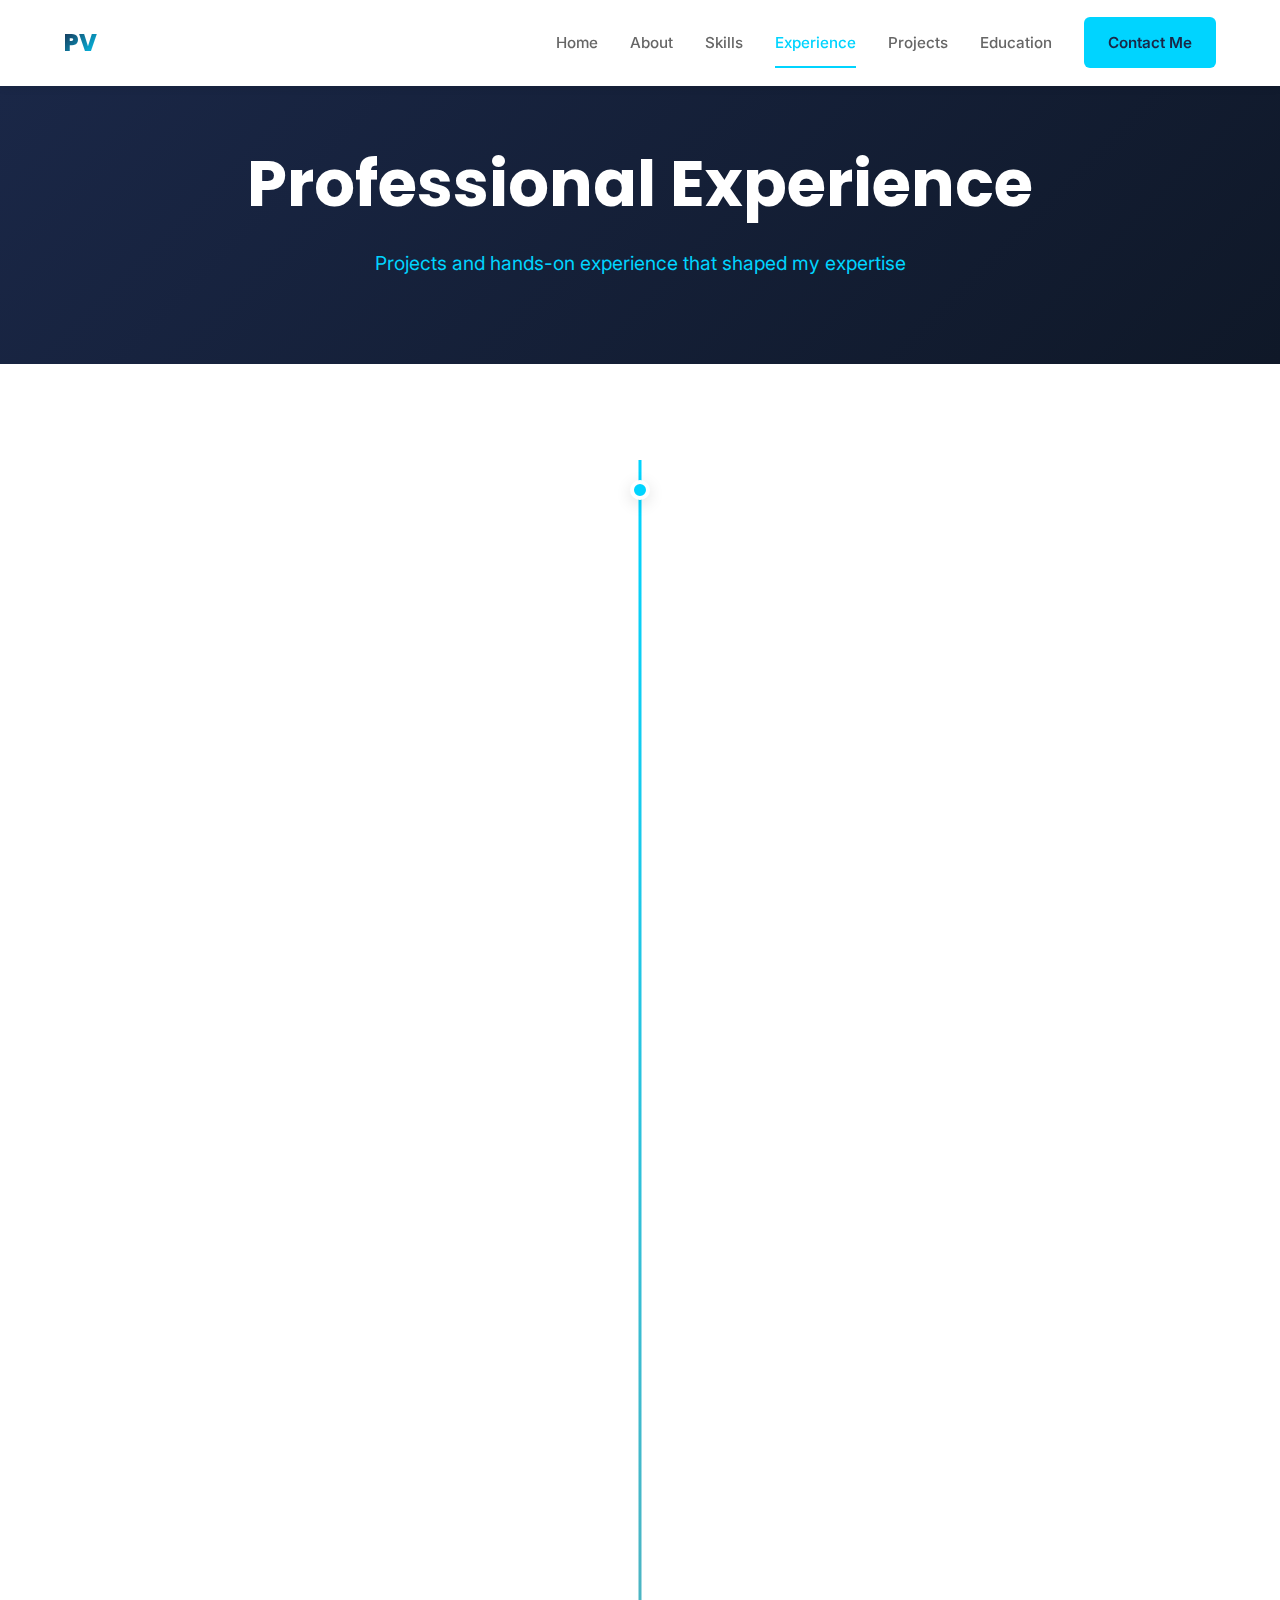
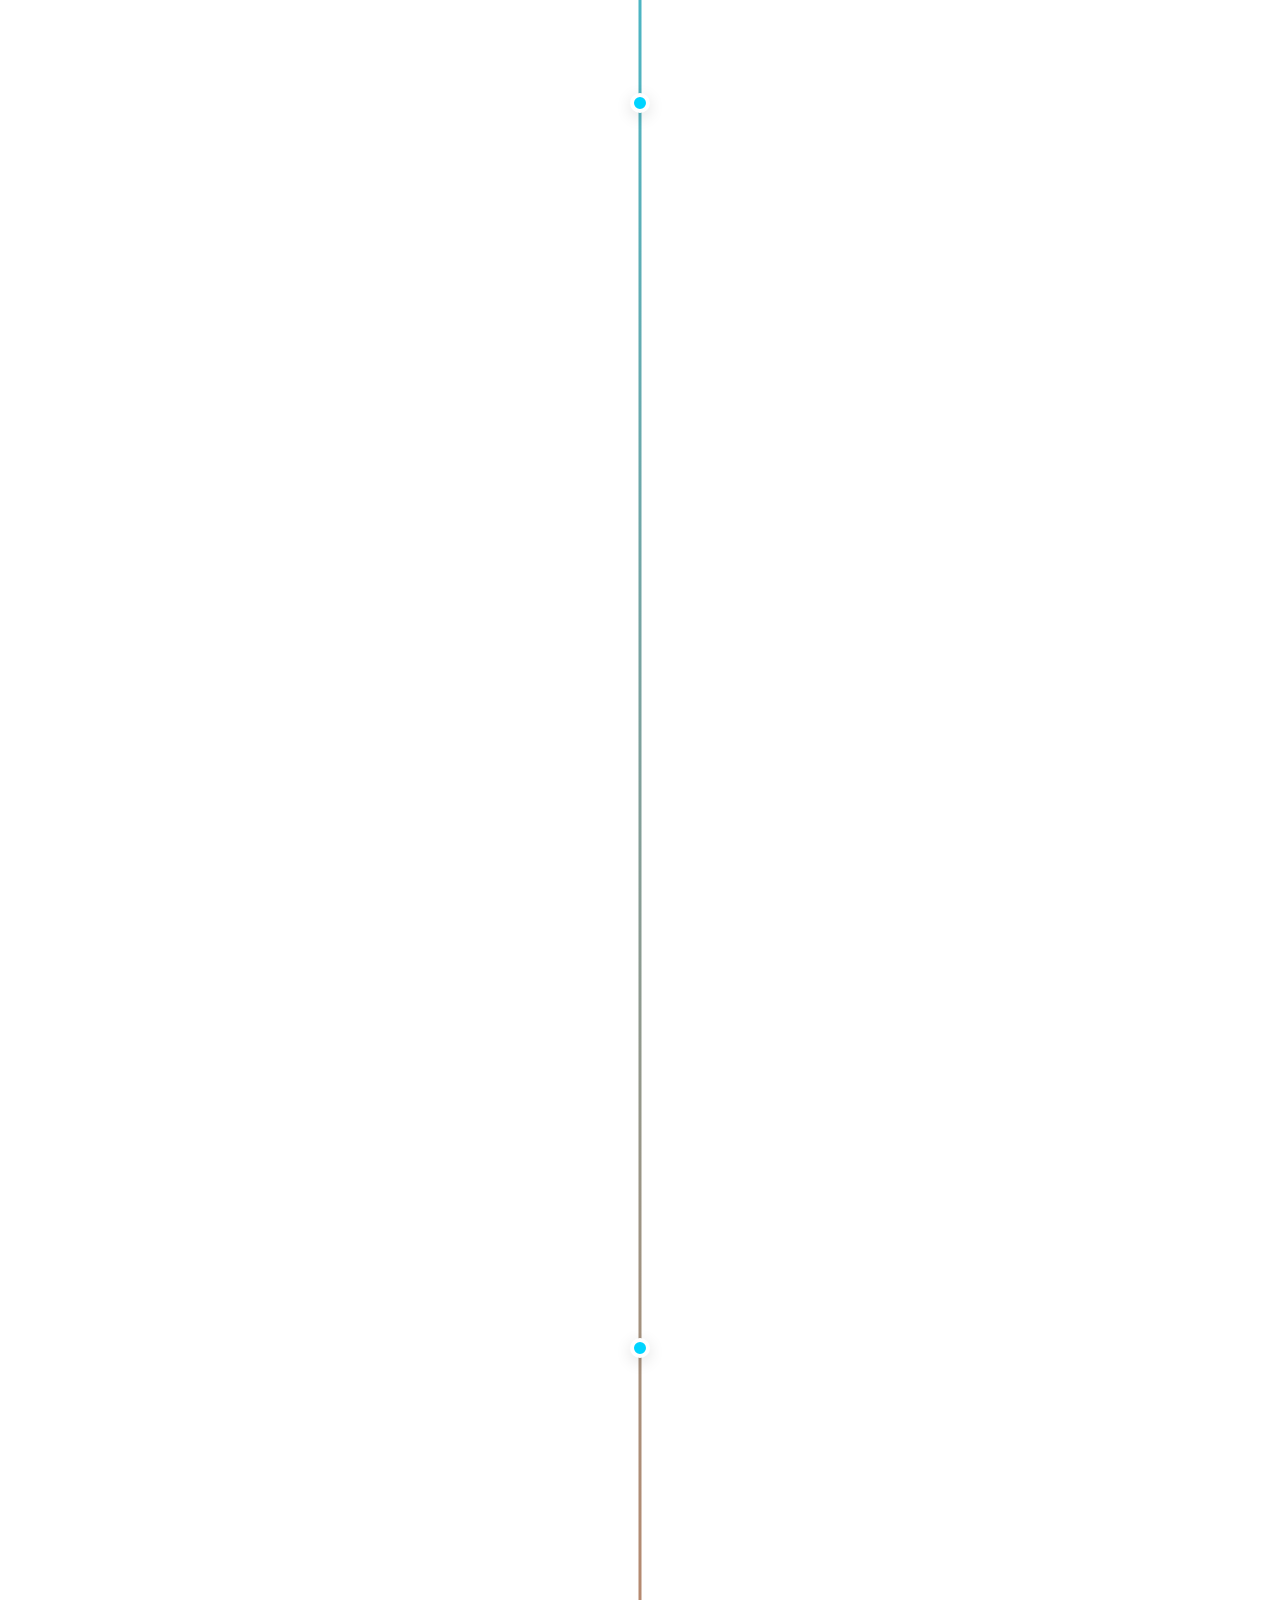
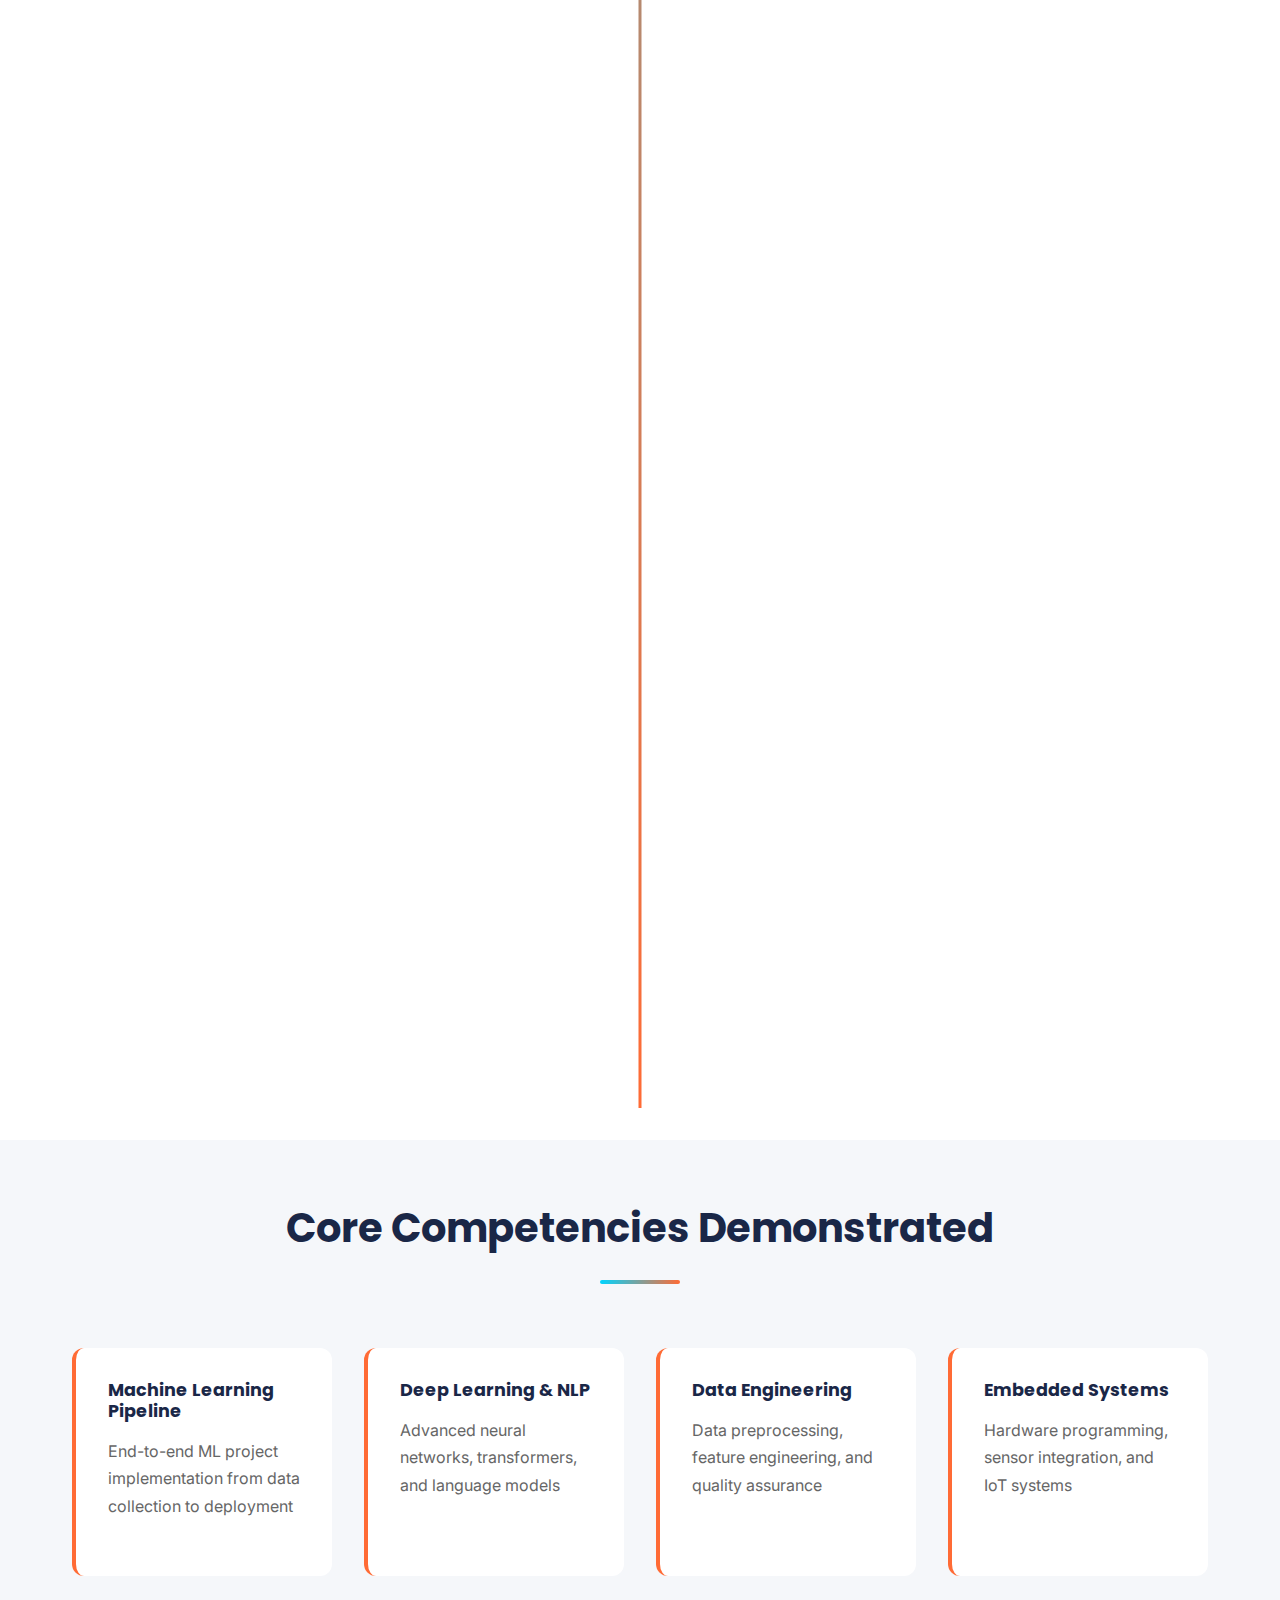
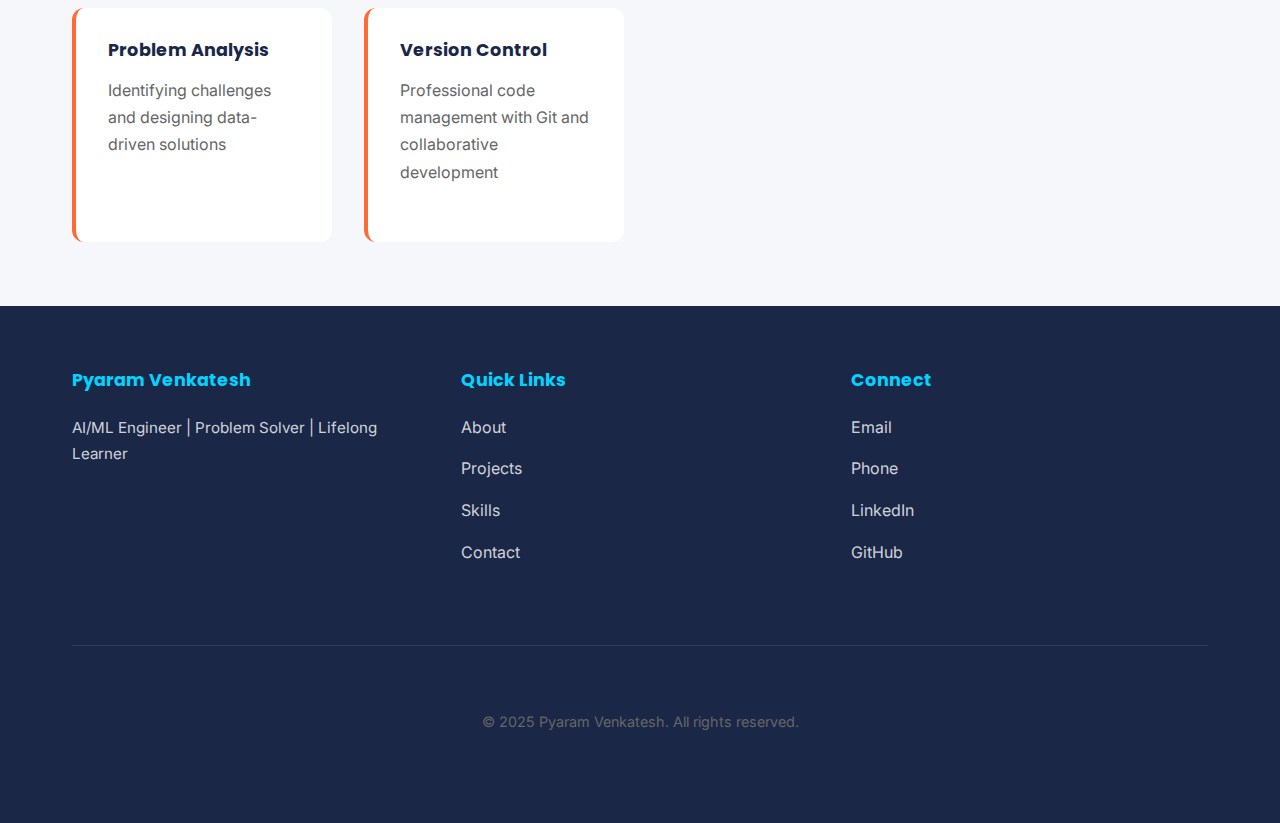
<file: experience.html>
<!DOCTYPE html>
<html lang="en">
<head>
    <meta charset="UTF-8">
    <meta name="viewport" content="width=device-width, initial-scale=1.0">
    <meta name="description" content="Professional Experience - Pyaram Venkatesh | Project experience and professional background">
    <title>Experience | Pyaram Venkatesh</title>
    <link rel="stylesheet" href="style.css">
    <link rel="preconnect" href="https://fonts.googleapis.com">
    <link rel="preconnect" href="https://fonts.gstatic.com" crossorigin>
    <link href="https://fonts.googleapis.com/css2?family=Inter:wght@400;500;600;700;800&family=Poppins:wght@600;700;800&display=swap" rel="stylesheet">
</head>
<body>
    <!-- Navigation Bar -->
    <nav class="navbar">
        <div class="container">
            <div class="nav-brand">
                <a href="index.html" class="logo">PV</a>
            </div>
            <ul class="nav-menu" id="navMenu">
                <li><a href="index.html" class="nav-link">Home</a></li>
                <li><a href="about.html" class="nav-link">About</a></li>
                <li><a href="skills.html" class="nav-link">Skills</a></li>
                <li><a href="experience.html" class="nav-link active">Experience</a></li>
                <li><a href="projects.html" class="nav-link">Projects</a></li>
                <li><a href="education.html" class="nav-link">Education</a></li>
                <li><a href="contact.html" class="nav-link cta-btn">Contact Me</a></li>
            </ul>
            <div class="hamburger" id="hamburger">
                <span></span>
                <span></span>
                <span></span>
            </div>
        </div>
    </nav>

    <!-- Page Header -->
    <section class="page-header">
        <div class="container">
            <h1>Professional Experience</h1>
            <p>Projects and hands-on experience that shaped my expertise</p>
        </div>
    </section>

    <!-- Experience Section -->
    <section class="experience-section">
        <div class="container">
            <div class="timeline">
                <!-- Current Project -->
                <div class="timeline-item">
                    <div class="timeline-marker"></div>
                    <div class="timeline-content">
                        <div class="experience-card">
                            <div class="experience-header">
                                <div class="experience-title-group">
                                    <h3>AI-Powered Real-Time Fake Job Posting Detection</h3>
                                    <p class="experience-meta">2025 - Present | Personal ML Project</p>
                                </div>
                                <span class="experience-badge">In Progress</span>
                            </div>
                            
                            <div class="experience-details">
                                <h4>Overview</h4>
                                <p>
                                    Developing an intelligent Online Recruitment Fraud (ORF) detection system that automatically identifies fraudulent job postings using advanced NLP and deep learning techniques. This system leverages pre-trained transformer models to detect deceptive content with high accuracy.
                                </p>

                                <h4>Technologies & Tools</h4>
                                <div class="tech-stack">
                                    <span class="tech-tag">Python</span>
                                    <span class="tech-tag">NLP</span>
                                    <span class="tech-tag">BERT</span>
                                    <span class="tech-tag">BiLSTM</span>
                                    <span class="tech-tag">Deep Learning</span>
                                    <span class="tech-tag">Scikit-learn</span>
                                </div>

                                <h4>Key Responsibilities & Achievements</h4>
                                <ul class="experience-list">
                                    <li>Architecting NLP pipeline for text preprocessing and feature extraction</li>
                                    <li>Implementing BERT and BiLSTM models for sequence classification</li>
                                    <li>Building fraud detection algorithms with high precision and recall metrics</li>
                                    <li>Developing evaluation metrics and model performance analysis</li>
                                </ul>

                                <h4>Impact</h4>
                                <p>
                                    <strong>Real-world application:</strong> Protecting job seekers from recruitment fraud by automatically flagging suspicious postings, enhancing platform safety and user trust.
                                </p>
                            </div>
                        </div>
                    </div>
                </div>

                <!-- Air Quality Project -->
                <div class="timeline-item">
                    <div class="timeline-marker"></div>
                    <div class="timeline-content">
                        <div class="experience-card">
                            <div class="experience-header">
                                <div class="experience-title-group">
                                    <h3>Air Quality Prediction & Dominant Gas Identification using XGBoost</h3>
                                    <p class="experience-meta">February - May 2025 | Academic ML Project</p>
                                </div>
                                <span class="experience-badge">Completed</span>
                            </div>
                            
                            <div class="experience-details">
                                <h4>Overview</h4>
                                <p>
                                    Built an advanced predictive model to forecast air quality levels and identify dominant atmospheric gases. The project focused on optimizing ensemble learning methods for environmental data analysis, achieving 98% model efficiency.
                                </p>

                                <h4>Technologies & Tools</h4>
                                <div class="tech-stack">
                                    <span class="tech-tag">Python</span>
                                    <span class="tech-tag">Pandas</span>
                                    <span class="tech-tag">XGBoost</span>
                                    <span class="tech-tag">Random Forest</span>
                                    <span class="tech-tag">Scikit-learn</span>
                                    <span class="tech-tag">Feature Scaling</span>
                                </div>

                                <h4>Key Responsibilities & Achievements</h4>
                                <ul class="experience-list">
                                    <li>Conducted exploratory data analysis (EDA) on environmental datasets</li>
                                    <li>Engineered features using scaling and normalization techniques</li>
                                    <li>Trained Random Forest Regression model achieving 98% efficiency</li>
                                    <li>Optimized XGBoost hyperparameters for superior predictive performance</li>
                                    <li>Generated visualizations for stakeholder communication</li>
                                </ul>

                                <h4>Impact</h4>
                                <p>
                                    <strong>98% Model Efficiency:</strong> Developed highly accurate predictions for public health decision-making and environmental monitoring initiatives.
                                </p>
                            </div>
                        </div>
                    </div>
                </div>

                <!-- IoT Anti-Poaching Project -->
                <div class="timeline-item">
                    <div class="timeline-marker"></div>
                    <div class="timeline-content">
                        <div class="experience-card">
                            <div class="experience-header">
                                <div class="experience-title-group">
                                    <h3>IoT-Based Anti-Poaching Alarm System for Forest Protection</h3>
                                    <p class="experience-meta">June - August 2024 | Hardware & Embedded Systems Project</p>
                                </div>
                                <span class="experience-badge">Completed</span>
                            </div>
                            
                            <div class="experience-details">
                                <h4>Overview</h4>
                                <p>
                                    Engineered a real-time embedded monitoring system to detect and prevent illegal logging and forest fires in protected forest areas. The system combines GPS technology, environmental sensors, and Arduino-based computing for autonomous threat detection.
                                </p>

                                <h4>Technologies & Tools</h4>
                                <div class="tech-stack">
                                    <span class="tech-tag">Arduino</span>
                                    <span class="tech-tag">C++</span>
                                    <span class="tech-tag">GPS Module</span>
                                    <span class="tech-tag">Environmental Sensors</span>
                                    <span class="tech-tag">Embedded Systems</span>
                                    <span class="tech-tag">Git & GitHub</span>
                                </div>

                                <h4>Key Responsibilities & Achievements</h4>
                                <ul class="experience-list">
                                    <li>Designed and programmed Arduino-based IoT system using C++</li>
                                    <li>Integrated GPS modules for real-time location tracking</li>
                                    <li>Connected environmental sensors (temperature, smoke, motion detection)</li>
                                    <li>Implemented modular code architecture for maintainability</li>
                                    <li>Practiced version control with GitHub for team collaboration</li>
                                </ul>

                                <h4>Impact</h4>
                                <p>
                                    <strong>Conservation Technology:</strong> Created an autonomous system to detect and alert authorities to illegal forest activities, contributing to wildlife protection and ecosystem preservation.
                                </p>
                            </div>
                        </div>
                    </div>
                </div>
            </div>
        </div>
    </section>

    <!-- Skills Applied Section -->
    <section class="applied-skills">
        <div class="container">
            <h2 class="section-title">Core Competencies Demonstrated</h2>
            <div class="competencies-grid">
                <div class="competency">
                    <h4>Machine Learning Pipeline</h4>
                    <p>End-to-end ML project implementation from data collection to deployment</p>
                </div>
                <div class="competency">
                    <h4>Deep Learning & NLP</h4>
                    <p>Advanced neural networks, transformers, and language models</p>
                </div>
                <div class="competency">
                    <h4>Data Engineering</h4>
                    <p>Data preprocessing, feature engineering, and quality assurance</p>
                </div>
                <div class="competency">
                    <h4>Embedded Systems</h4>
                    <p>Hardware programming, sensor integration, and IoT systems</p>
                </div>
                <div class="competency">
                    <h4>Problem Analysis</h4>
                    <p>Identifying challenges and designing data-driven solutions</p>
                </div>
                <div class="competency">
                    <h4>Version Control</h4>
                    <p>Professional code management with Git and collaborative development</p>
                </div>
            </div>
        </div>
    </section>

    <!-- Footer -->
    <footer class="footer">
        <div class="container">
            <div class="footer-content">
                <div class="footer-section">
                    <h4>Pyaram Venkatesh</h4>
                    <p>AI/ML Engineer | Problem Solver | Lifelong Learner</p>
                </div>
                <div class="footer-section">
                    <h4>Quick Links</h4>
                    <ul>
                        <li><a href="about.html">About</a></li>
                        <li><a href="projects.html">Projects</a></li>
                        <li><a href="skills.html">Skills</a></li>
                        <li><a href="contact.html">Contact</a></li>
                    </ul>
                </div>
                <div class="footer-section">
                    <h4>Connect</h4>
                    <ul>
                        <li><a href="mailto:venkatesh6281163507@gmail.com">Email</a></li>
                        <li><a href="tel:+916281163507">Phone</a></li>
                        <li><a href="#" target="_blank">LinkedIn</a></li>
                        <li><a href="#" target="_blank">GitHub</a></li>
                    </ul>
                </div>
            </div>
            <div class="footer-bottom">
                <p>&copy; 2025 Pyaram Venkatesh. All rights reserved.</p>
            </div>
        </div>
    </footer>

    <script src="script.js"></script>
</body>
</html>
</file>
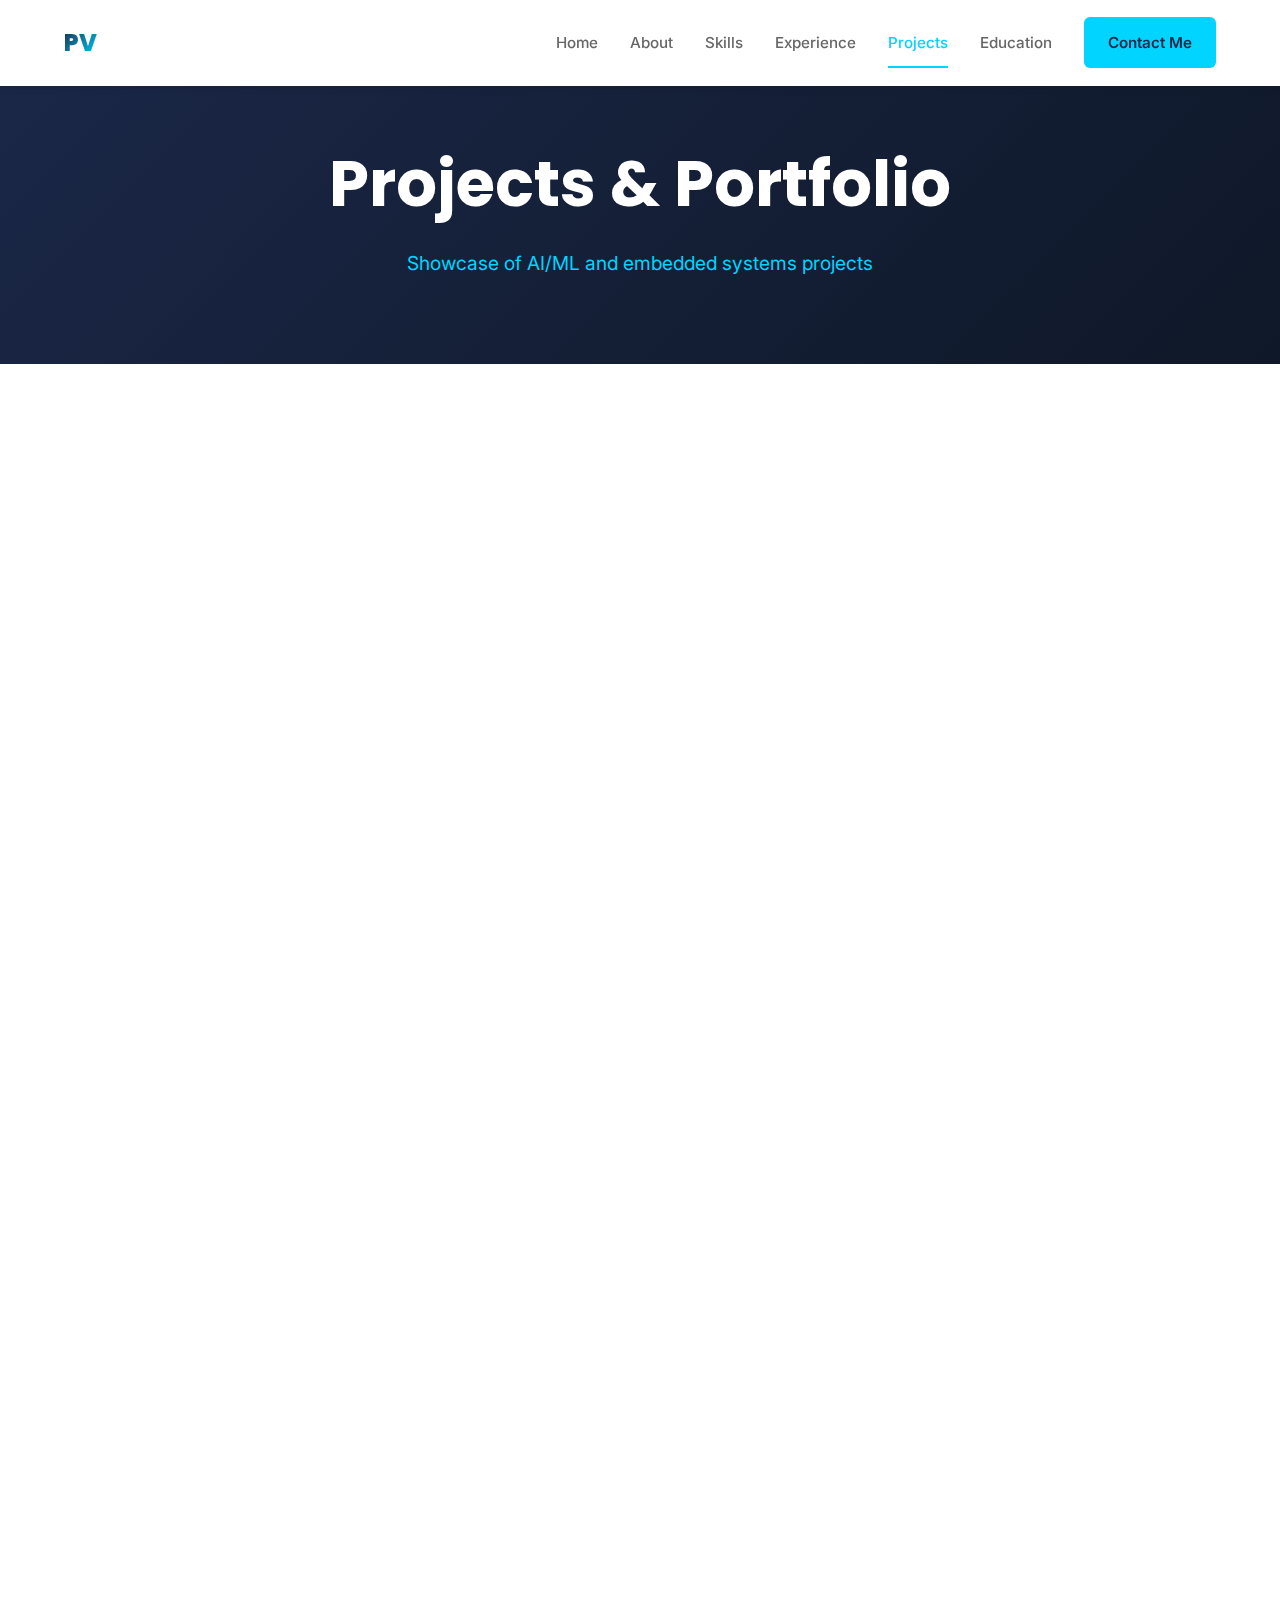
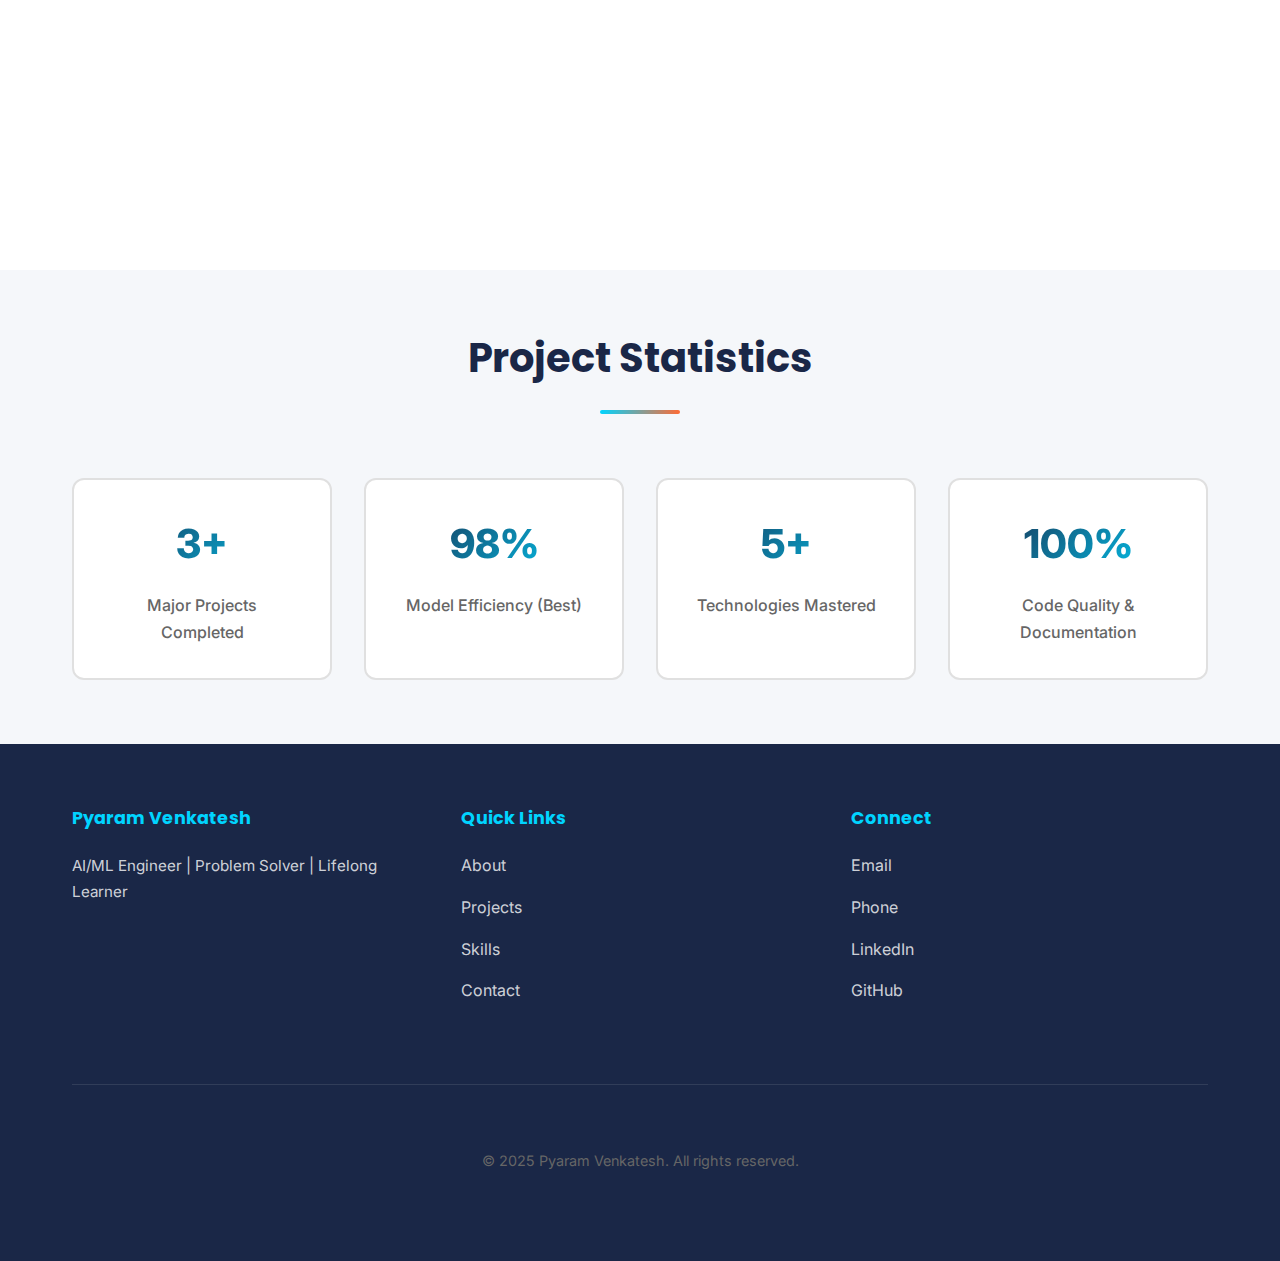
<file: projects.html>
<!DOCTYPE html>
<html lang="en">
<head>
    <meta charset="UTF-8">
    <meta name="viewport" content="width=device-width, initial-scale=1.0">
    <meta name="description" content="Projects & Portfolio - Pyaram Venkatesh | ML, AI, and embedded systems projects">
    <title>Projects | Pyaram Venkatesh</title>
    <link rel="stylesheet" href="style.css">
    <link rel="preconnect" href="https://fonts.googleapis.com">
    <link rel="preconnect" href="https://fonts.gstatic.com" crossorigin>
    <link href="https://fonts.googleapis.com/css2?family=Inter:wght@400;500;600;700;800&family=Poppins:wght@600;700;800&display=swap" rel="stylesheet">
</head>
<body>
    <!-- Navigation Bar -->
    <nav class="navbar">
        <div class="container">
            <div class="nav-brand">
                <a href="index.html" class="logo">PV</a>
            </div>
            <ul class="nav-menu" id="navMenu">
                <li><a href="index.html" class="nav-link">Home</a></li>
                <li><a href="about.html" class="nav-link">About</a></li>
                <li><a href="skills.html" class="nav-link">Skills</a></li>
                <li><a href="experience.html" class="nav-link">Experience</a></li>
                <li><a href="projects.html" class="nav-link active">Projects</a></li>
                <li><a href="education.html" class="nav-link">Education</a></li>
                <li><a href="contact.html" class="nav-link cta-btn">Contact Me</a></li>
            </ul>
            <div class="hamburger" id="hamburger">
                <span></span>
                <span></span>
                <span></span>
            </div>
        </div>
    </nav>

    <!-- Page Header -->
    <section class="page-header">
        <div class="container">
            <h1>Projects & Portfolio</h1>
            <p>Showcase of AI/ML and embedded systems projects</p>
        </div>
    </section>

    <!-- Projects Section -->
    <section class="projects-section">
        <div class="container">
            <!-- Project 1 -->
            <div class="project-card featured">
                <div class="project-header">
                    <div class="project-title-group">
                        <span class="project-status in-progress">In Progress</span>
                        <h2>AI-Powered Real-Time Fake Job Posting Detection</h2>
                    </div>
                </div>

                <div class="project-content">
                    <div class="project-description">
                        <h3>Project Overview</h3>
                        <p>
                            An intelligent system designed to automatically identify and flag fraudulent job postings in real-time. Using advanced NLP techniques and deep learning models (BERT, BiLSTM), this system analyzes job posting text to detect suspicious patterns and language commonly used in recruitment fraud.
                        </p>

                        <h3>Problem Statement</h3>
                        <p>
                            Online job portals face significant challenges with fraudulent postings that exploit job seekers. Manual moderation is time-consuming and prone to human error. This project develops an automated solution for rapid and accurate fraud detection.
                        </p>

                        <h3>My Role & Contributions</h3>
                        <ul class="project-list">
                            <li>Designed the NLP pipeline for text preprocessing and feature extraction</li>
                            <li>Implemented BERT transformer models for contextual text understanding</li>
                            <li>Developed BiLSTM neural networks for sequence-based pattern detection</li>
                            <li>Created evaluation metrics and performance analysis framework</li>
                            <li>Researched Online Recruitment Fraud (ORF) patterns and detection methodologies</li>
                        </ul>

                        <h3>Technologies Used</h3>
                        <div class="tech-stack">
                            <span class="tech-tag">Python</span>
                            <span class="tech-tag">NLP</span>
                            <span class="tech-tag">BERT</span>
                            <span class="tech-tag">BiLSTM</span>
                            <span class="tech-tag">PyTorch / TensorFlow</span>
                            <span class="tech-tag">Scikit-learn</span>
                            <span class="tech-tag">Pandas</span>
                            <span class="tech-tag">Numpy</span>
                        </div>

                        <h3>Key Outcomes & Metrics</h3>
                        <ul class="project-list">
                            <li><strong>Accuracy:</strong> High precision in distinguishing legitimate vs. fraudulent postings</li>
                            <li><strong>Scalability:</strong> Real-time processing for high-volume job posting streams</li>
                            <li><strong>Explainability:</strong> Interpretable model outputs for user trust and compliance</li>
                        </ul>

                        <h3>Project Status</h3>
                        <p>
                            Currently in active development. The core NLP and deep learning models are being refined based on fraud pattern analysis. Expected completion includes deployment-ready API and web interface.
                        </p>
                    </div>

                    <div class="project-links">
                        <a href="#" class="btn btn-small">View on GitHub</a>
                        <a href="#" class="btn btn-small btn-outline">Live Demo</a>
                    </div>
                </div>
            </div>

            <!-- Project 2 -->
            <div class="project-card">
                <div class="project-header">
                    <div class="project-title-group">
                        <span class="project-status completed">Completed</span>
                        <h2>Air Quality Prediction & Dominant Gas Identification using XGBoost</h2>
                    </div>
                </div>

                <div class="project-content">
                    <div class="project-description">
                        <h3>Project Overview</h3>
                        <p>
                            A comprehensive machine learning project focused on predicting air quality levels and identifying dominant atmospheric gases. The project demonstrates mastery of ensemble learning methods, achieving 98% model efficiency in predictive accuracy.
                        </p>

                        <h3>Problem Statement</h3>
                        <p>
                            Air quality prediction is crucial for public health monitoring and urban planning. This project aimed to build highly accurate predictive models that can forecast air quality index (AQI) and identify which gases are dominant in atmospheric composition.
                        </p>

                        <h3>My Role & Contributions</h3>
                        <ul class="project-list">
                            <li>Performed comprehensive exploratory data analysis (EDA) on environmental datasets</li>
                            <li>Engineered features using scaling, normalization, and transformation techniques</li>
                            <li>Trained and optimized Random Forest Regression model achieving 98% efficiency</li>
                            <li>Implemented XGBoost gradient boosting for enhanced performance</li>
                            <li>Created data visualizations for insights communication</li>
                        </ul>

                        <h3>Technologies Used</h3>
                        <div class="tech-stack">
                            <span class="tech-tag">Python</span>
                            <span class="tech-tag">Pandas</span>
                            <span class="tech-tag">NumPy</span>
                            <span class="tech-tag">XGBoost</span>
                            <span class="tech-tag">Random Forest</span>
                            <span class="tech-tag">Scikit-learn</span>
                            <span class="tech-tag">Matplotlib</span>
                            <span class="tech-tag">Seaborn</span>
                        </div>

                        <h3>Key Achievements</h3>
                        <ul class="project-list">
                            <li><strong>98% Model Efficiency:</strong> Achieved through optimized ensemble methods</li>
                            <li><strong>Feature Engineering:</strong> Developed 15+ engineered features from raw environmental data</li>
                            <li><strong>Model Comparison:</strong> Evaluated 5+ algorithms with comprehensive cross-validation</li>
                            <li><strong>Public Health Impact:</strong> Results support environmental monitoring initiatives</li>
                        </ul>
                    </div>

                    <div class="project-links">
                        <a href="#" class="btn btn-small">View on GitHub</a>
                        <a href="#" class="btn btn-small btn-outline">View Report</a>
                    </div>
                </div>
            </div>

            <!-- Project 3 -->
            <div class="project-card">
                <div class="project-header">
                    <div class="project-title-group">
                        <span class="project-status completed">Completed</span>
                        <h2>IoT-Based Anti-Poaching Alarm System for Forest Protection</h2>
                    </div>
                </div>

                <div class="project-content">
                    <div class="project-description">
                        <h3>Project Overview</h3>
                        <p>
                            An innovative embedded systems project combining Arduino, GPS technology, and environmental sensors to create a real-time monitoring system for detecting and preventing illegal logging and forest fires in protected forest areas.
                        </p>

                        <h3>Problem Statement</h3>
                        <p>
                            Illegal logging and forest fires pose significant threats to forest ecosystems and wildlife. Manual surveillance of large forest areas is impractical. This project develops an autonomous IoT system for continuous threat detection and rapid alert generation.
                        </p>

                        <h3>My Role & Contributions</h3>
                        <ul class="project-list">
                            <li>Designed and implemented Arduino-based IoT system using C++</li>
                            <li>Integrated GPS modules for real-time location tracking and mapping</li>
                            <li>Connected multiple environmental sensors (temperature, smoke, motion detection)</li>
                            <li>Developed modular code architecture for scalability and maintenance</li>
                            <li>Implemented Git version control for team collaboration and code management</li>
                        </ul>

                        <h3>Technologies Used</h3>
                        <div class="tech-stack">
                            <span class="tech-tag">Arduino</span>
                            <span class="tech-tag">C++</span>
                            <span class="tech-tag">GPS Module</span>
                            <span class="tech-tag">Temperature Sensors</span>
                            <span class="tech-tag">Smoke Sensors</span>
                            <span class="tech-tag">Motion Detection</span>
                            <span class="tech-tag">Embedded Systems</span>
                            <span class="tech-tag">Git & GitHub</span>
                        </div>

                        <h3>Key Features & Outcomes</h3>
                        <ul class="project-list">
                            <li><strong>Real-time Monitoring:</strong> Continuous sensor data collection and analysis</li>
                            <li><strong>Alert System:</strong> Automatic notifications to forest authorities upon threat detection</li>
                            <li><strong>Geolocation Tracking:</strong> Precise location identification of illegal activities</li>
                            <li><strong>Conservation Impact:</strong> Deployed for wildlife protection and ecosystem preservation</li>
                            <li><strong>Code Quality:</strong> Modular design following embedded systems best practices</li>
                        </ul>
                    </div>

                    <div class="project-links">
                        <a href="#" class="btn btn-small">View on GitHub</a>
                        <a href="#" class="btn btn-small btn-outline">View Schematic</a>
                    </div>
                </div>
            </div>
        </div>
    </section>

    <!-- Project Statistics -->
    <section class="project-stats">
        <div class="container">
            <h2 class="section-title">Project Statistics</h2>
            <div class="stats-grid">
                <div class="stat-card">
                    <div class="stat-number">3+</div>
                    <p>Major Projects Completed</p>
                </div>
                <div class="stat-card">
                    <div class="stat-number">98%</div>
                    <p>Model Efficiency (Best)</p>
                </div>
                <div class="stat-card">
                    <div class="stat-number">5+</div>
                    <p>Technologies Mastered</p>
                </div>
                <div class="stat-card">
                    <div class="stat-number">100%</div>
                    <p>Code Quality & Documentation</p>
                </div>
            </div>
        </div>
    </section>

    <!-- Footer -->
    <footer class="footer">
        <div class="container">
            <div class="footer-content">
                <div class="footer-section">
                    <h4>Pyaram Venkatesh</h4>
                    <p>AI/ML Engineer | Problem Solver | Lifelong Learner</p>
                </div>
                <div class="footer-section">
                    <h4>Quick Links</h4>
                    <ul>
                        <li><a href="about.html">About</a></li>
                        <li><a href="projects.html">Projects</a></li>
                        <li><a href="skills.html">Skills</a></li>
                        <li><a href="contact.html">Contact</a></li>
                    </ul>
                </div>
                <div class="footer-section">
                    <h4>Connect</h4>
                    <ul>
                        <li><a href="mailto:venkatesh6281163507@gmail.com">Email</a></li>
                        <li><a href="tel:+916281163507">Phone</a></li>
                        <li><a href="#" target="_blank">LinkedIn</a></li>
                        <li><a href="#" target="_blank">GitHub</a></li>
                    </ul>
                </div>
            </div>
            <div class="footer-bottom">
                <p>&copy; 2025 Pyaram Venkatesh. All rights reserved.</p>
            </div>
        </div>
    </footer>

    <script src="script.js"></script>
</body>
</html>
</file>
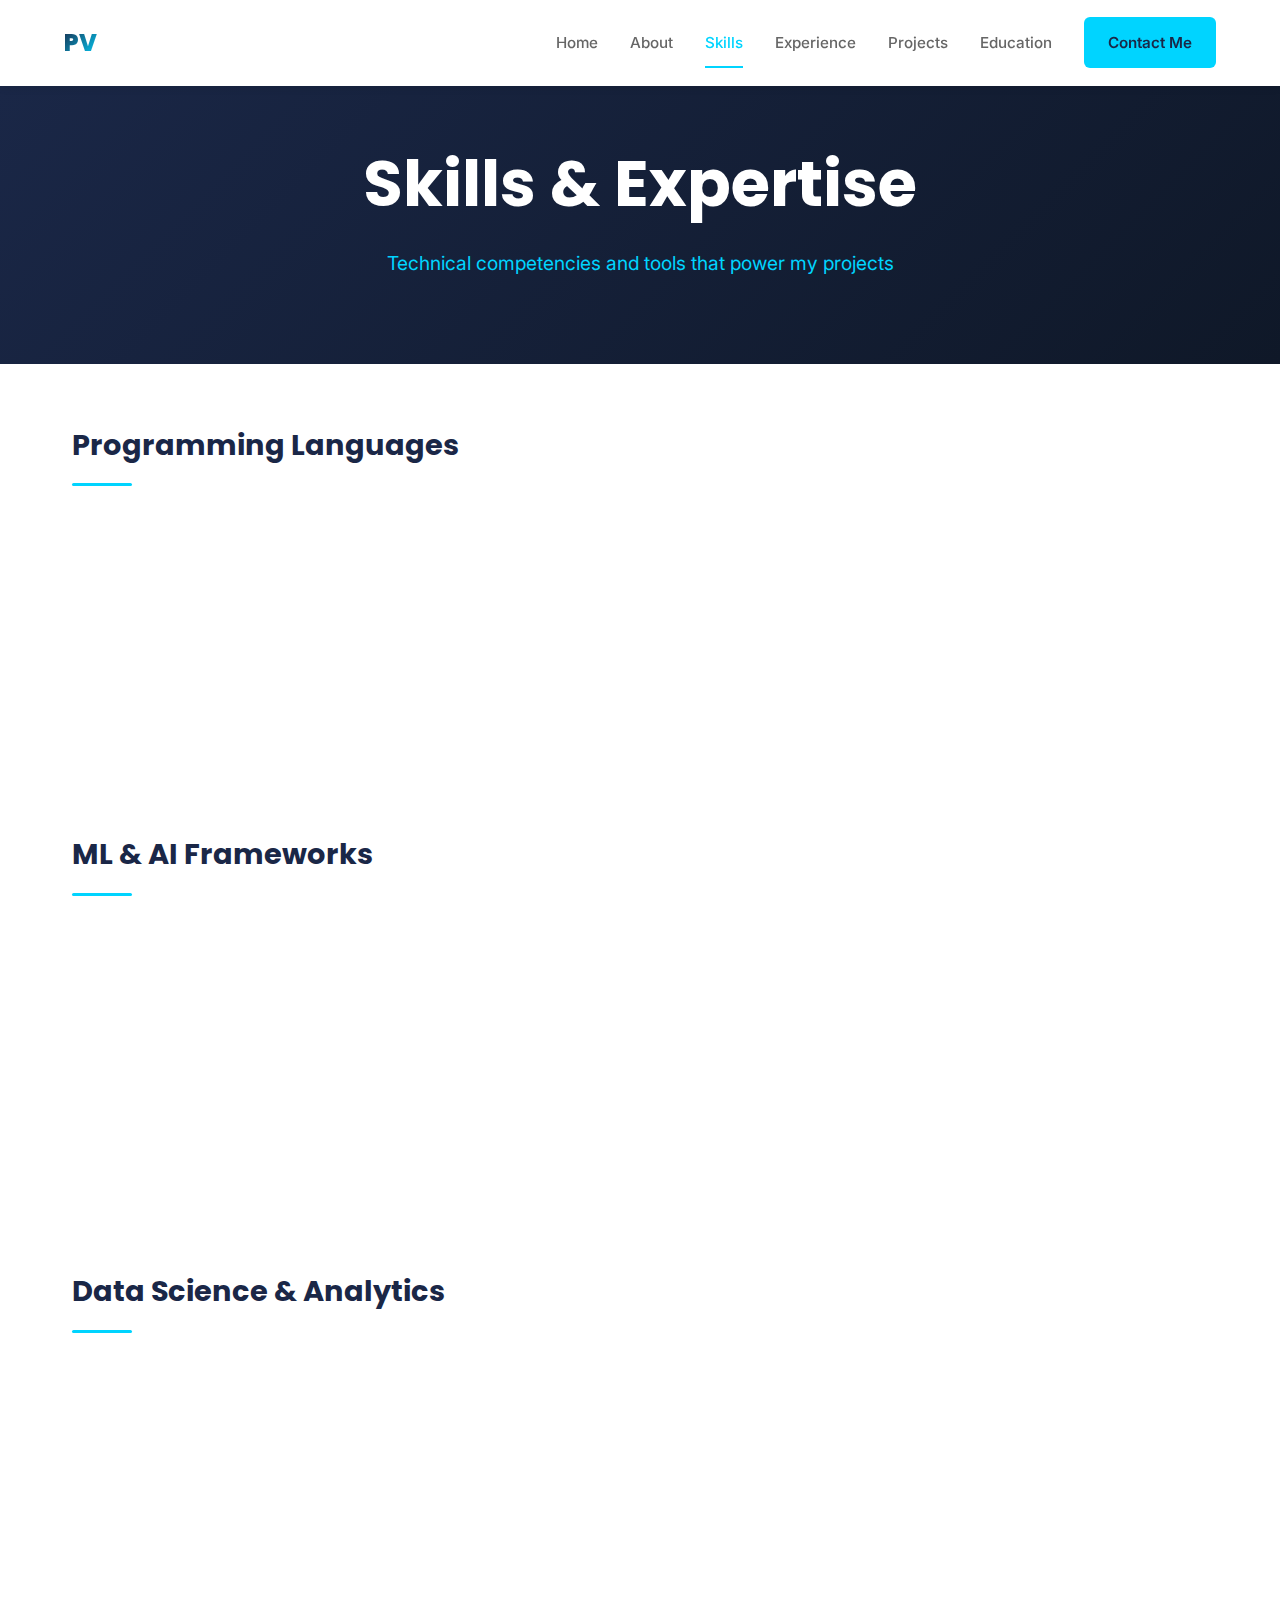
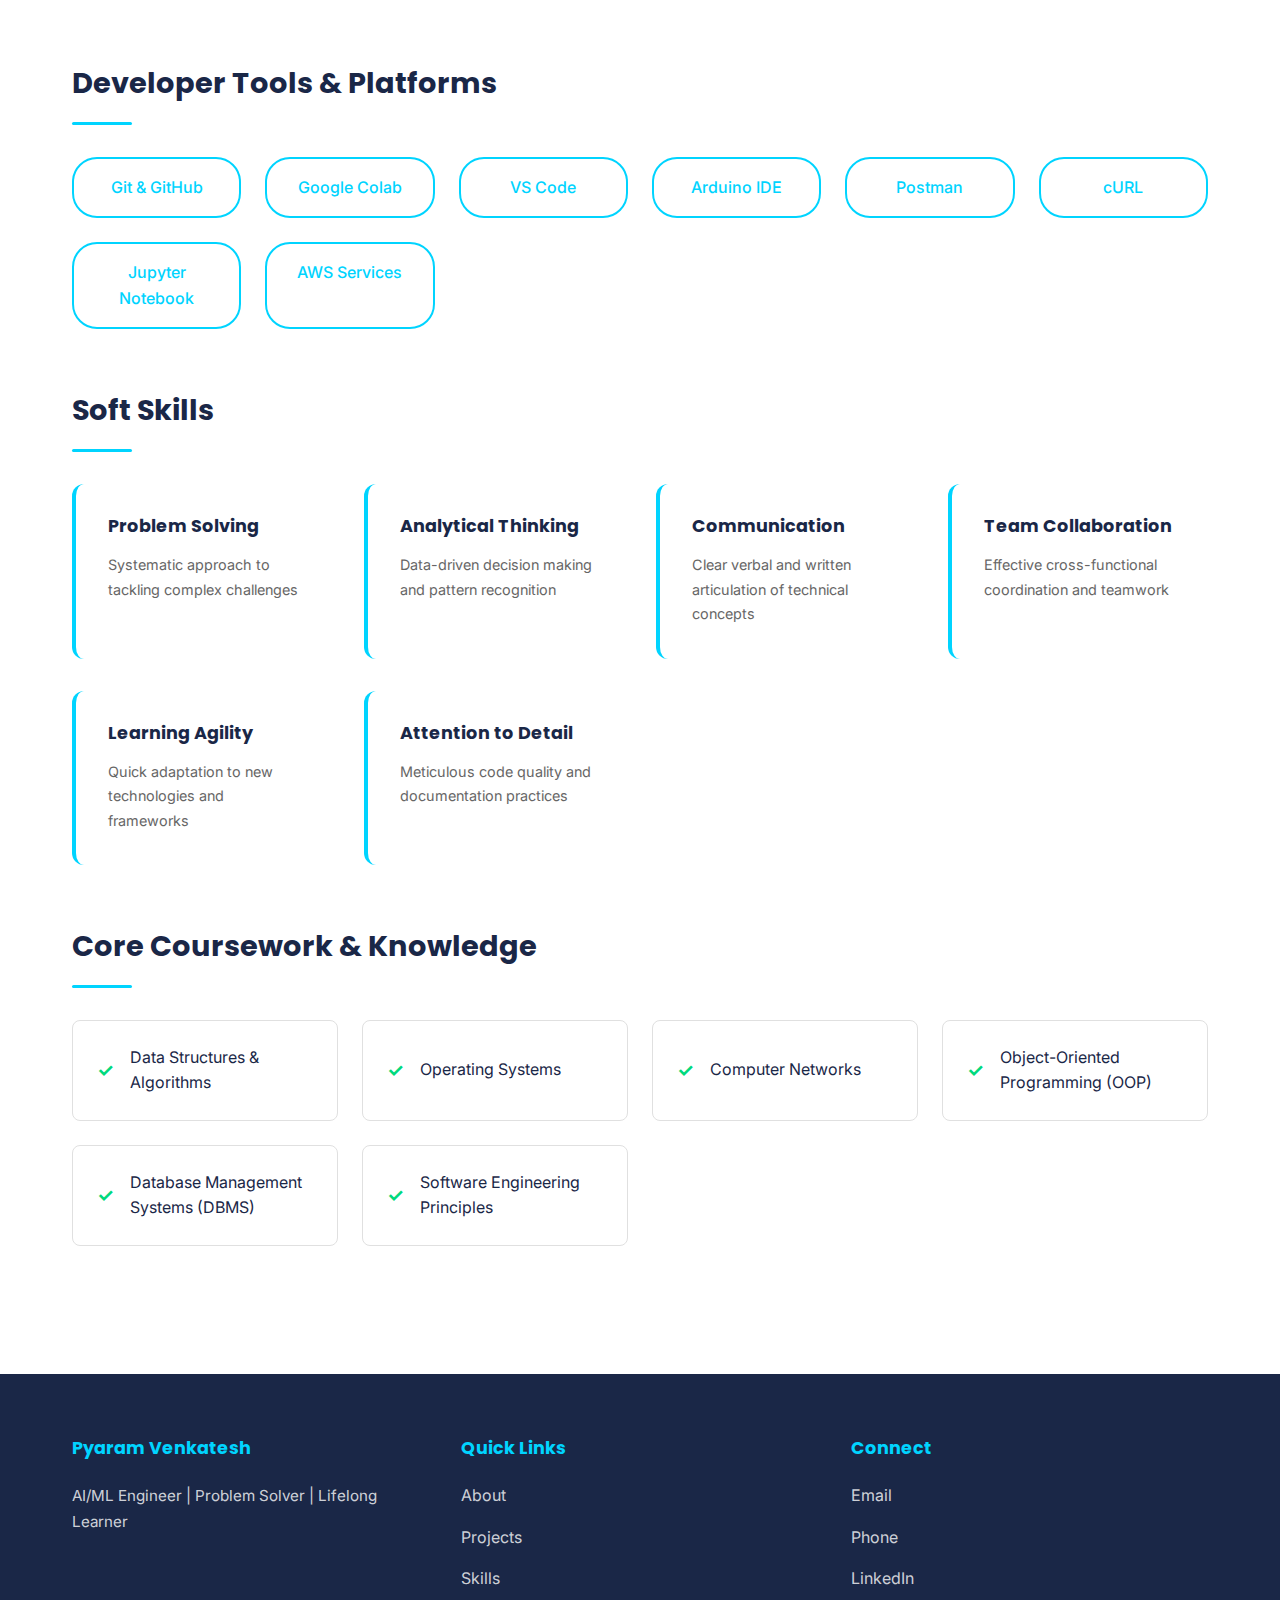
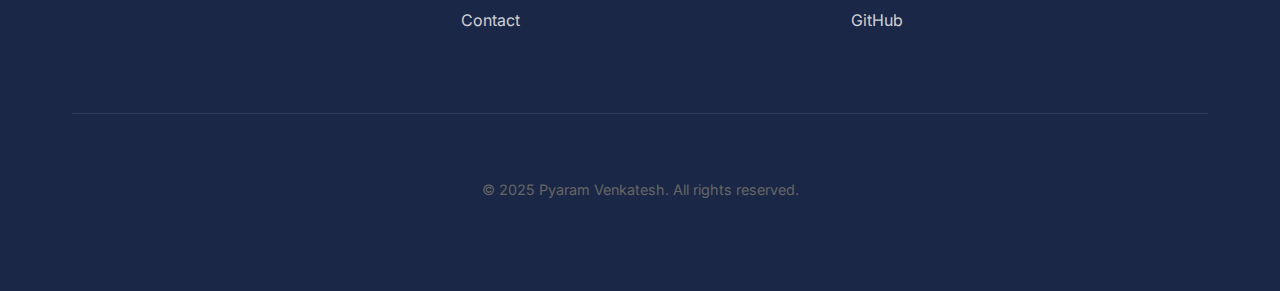
<file: skills.html>
<!DOCTYPE html>
<html lang="en">
<head>
    <meta charset="UTF-8">
    <meta name="viewport" content="width=device-width, initial-scale=1.0">
    <meta name="description" content="Skills & Expertise - Pyaram Venkatesh | Python, Machine Learning, Deep Learning, and more">
    <title>Skills | Pyaram Venkatesh</title>
    <link rel="stylesheet" href="style.css">
    <link rel="preconnect" href="https://fonts.googleapis.com">
    <link rel="preconnect" href="https://fonts.gstatic.com" crossorigin>
    <link href="https://fonts.googleapis.com/css2?family=Inter:wght@400;500;600;700;800&family=Poppins:wght@600;700;800&display=swap" rel="stylesheet">
</head>
<body>
    <!-- Navigation Bar -->
    <nav class="navbar">
        <div class="container">
            <div class="nav-brand">
                <a href="index.html" class="logo">PV</a>
            </div>
            <ul class="nav-menu" id="navMenu">
                <li><a href="index.html" class="nav-link">Home</a></li>
                <li><a href="about.html" class="nav-link">About</a></li>
                <li><a href="skills.html" class="nav-link active">Skills</a></li>
                <li><a href="experience.html" class="nav-link">Experience</a></li>
                <li><a href="projects.html" class="nav-link">Projects</a></li>
                <li><a href="education.html" class="nav-link">Education</a></li>
                <li><a href="contact.html" class="nav-link cta-btn">Contact Me</a></li>
            </ul>
            <div class="hamburger" id="hamburger">
                <span></span>
                <span></span>
                <span></span>
            </div>
        </div>
    </nav>

    <!-- Page Header -->
    <section class="page-header">
        <div class="container">
            <h1>Skills & Expertise</h1>
            <p>Technical competencies and tools that power my projects</p>
        </div>
    </section>

    <!-- Skills Section -->
    <section class="skills-section">
        <div class="container">
            <!-- Programming Languages -->
            <div class="skill-category">
                <h2 class="skill-category-title">Programming Languages</h2>
                <div class="skills-grid">
                    <div class="skill-card">
                        <div class="skill-header">
                            <h3>Python</h3>
                            <span class="proficiency expert">Expert</span>
                        </div>
                        <div class="skill-bar">
                            <div class="skill-progress" style="width: 95%"></div>
                        </div>
                        <p class="skill-description">Machine learning, data science, automation, and AI development</p>
                    </div>
                    <div class="skill-card">
                        <div class="skill-header">
                            <h3>HTML & CSS</h3>
                            <span class="proficiency advanced">Advanced</span>
                        </div>
                        <div class="skill-bar">
                            <div class="skill-progress" style="width: 85%"></div>
                        </div>
                        <p class="skill-description">Web structure, styling, and responsive design</p>
                    </div>
                    <div class="skill-card">
                        <div class="skill-header">
                            <h3>JavaScript</h3>
                            <span class="proficiency intermediate">Intermediate</span>
                        </div>
                        <div class="skill-bar">
                            <div class="skill-progress" style="width: 70%"></div>
                        </div>
                        <p class="skill-description">Web interactions, DOM manipulation, and frontend logic</p>
                    </div>
                    <div class="skill-card">
                        <div class="skill-header">
                            <h3>C++</h3>
                            <span class="proficiency intermediate">Intermediate</span>
                        </div>
                        <div class="skill-bar">
                            <div class="skill-progress" style="width: 75%"></div>
                        </div>
                        <p class="skill-description">Embedded systems, IoT projects, and Arduino programming</p>
                    </div>
                </div>
            </div>

            <!-- ML & AI Frameworks -->
            <div class="skill-category">
                <h2 class="skill-category-title">ML & AI Frameworks</h2>
                <div class="skills-grid">
                    <div class="skill-card">
                        <div class="skill-header">
                            <h3>Scikit-learn</h3>
                            <span class="proficiency expert">Expert</span>
                        </div>
                        <div class="skill-bar">
                            <div class="skill-progress" style="width: 90%"></div>
                        </div>
                        <p class="skill-description">Classical ML, classification, regression, clustering</p>
                    </div>
                    <div class="skill-card">
                        <div class="skill-header">
                            <h3>XGBoost & Random Forest</h3>
                            <span class="proficiency expert">Expert</span>
                        </div>
                        <div class="skill-bar">
                            <div class="skill-progress" style="width: 92%"></div>
                        </div>
                        <p class="skill-description">Gradient boosting, ensemble methods, predictive modeling</p>
                    </div>
                    <div class="skill-card">
                        <div class="skill-header">
                            <h3>Deep Learning (BERT, BiLSTM)</h3>
                            <span class="proficiency advanced">Advanced</span>
                        </div>
                        <div class="skill-bar">
                            <div class="skill-progress" style="width: 80%"></div>
                        </div>
                        <p class="skill-description">NLP, sequence modeling, transformer architectures</p>
                    </div>
                    <div class="skill-card">
                        <div class="skill-header">
                            <h3>OpenCV</h3>
                            <span class="proficiency intermediate">Intermediate</span>
                        </div>
                        <div class="skill-bar">
                            <div class="skill-progress" style="width: 70%"></div>
                        </div>
                        <p class="skill-description">Computer vision, image processing, object detection</p>
                    </div>
                </div>
            </div>

            <!-- Data Science Libraries -->
            <div class="skill-category">
                <h2 class="skill-category-title">Data Science & Analytics</h2>
                <div class="skills-grid">
                    <div class="skill-card">
                        <div class="skill-header">
                            <h3>NumPy & Pandas</h3>
                            <span class="proficiency expert">Expert</span>
                        </div>
                        <div class="skill-bar">
                            <div class="skill-progress" style="width: 93%"></div>
                        </div>
                        <p class="skill-description">Data manipulation, analysis, and numerical computing</p>
                    </div>
                    <div class="skill-card">
                        <div class="skill-header">
                            <h3>Data Visualization</h3>
                            <span class="proficiency advanced">Advanced</span>
                        </div>
                        <div class="skill-bar">
                            <div class="skill-progress" style="width: 82%"></div>
                        </div>
                        <p class="skill-description">Matplotlib, Seaborn, and insights communication</p>
                    </div>
                    <div class="skill-card">
                        <div class="skill-header">
                            <h3>Feature Engineering</h3>
                            <span class="proficiency expert">Expert</span>
                        </div>
                        <div class="skill-bar">
                            <div class="skill-progress" style="width: 88%"></div>
                        </div>
                        <p class="skill-description">Feature scaling, selection, and transformation</p>
                    </div>
                    <div class="skill-card">
                        <div class="skill-header">
                            <h3>MySQL</h3>
                            <span class="proficiency advanced">Advanced</span>
                        </div>
                        <div class="skill-bar">
                            <div class="skill-progress" style="width: 80%"></div>
                        </div>
                        <p class="skill-description">Database design, queries, and data management</p>
                    </div>
                </div>
            </div>

            <!-- Developer Tools -->
            <div class="skill-category">
                <h2 class="skill-category-title">Developer Tools & Platforms</h2>
                <div class="tools-grid">
                    <div class="tool-tag">Git & GitHub</div>
                    <div class="tool-tag">Google Colab</div>
                    <div class="tool-tag">VS Code</div>
                    <div class="tool-tag">Arduino IDE</div>
                    <div class="tool-tag">Postman</div>
                    <div class="tool-tag">cURL</div>
                    <div class="tool-tag">Jupyter Notebook</div>
                    <div class="tool-tag">AWS Services</div>
                </div>
            </div>

            <!-- Soft Skills -->
            <div class="skill-category">
                <h2 class="skill-category-title">Soft Skills</h2>
                <div class="soft-skills-grid">
                    <div class="soft-skill">
                        <h4>Problem Solving</h4>
                        <p>Systematic approach to tackling complex challenges</p>
                    </div>
                    <div class="soft-skill">
                        <h4>Analytical Thinking</h4>
                        <p>Data-driven decision making and pattern recognition</p>
                    </div>
                    <div class="soft-skill">
                        <h4>Communication</h4>
                        <p>Clear verbal and written articulation of technical concepts</p>
                    </div>
                    <div class="soft-skill">
                        <h4>Team Collaboration</h4>
                        <p>Effective cross-functional coordination and teamwork</p>
                    </div>
                    <div class="soft-skill">
                        <h4>Learning Agility</h4>
                        <p>Quick adaptation to new technologies and frameworks</p>
                    </div>
                    <div class="soft-skill">
                        <h4>Attention to Detail</h4>
                        <p>Meticulous code quality and documentation practices</p>
                    </div>
                </div>
            </div>

            <!-- Coursework -->
            <div class="skill-category">
                <h2 class="skill-category-title">Core Coursework & Knowledge</h2>
                <div class="coursework-list">
                    <div class="coursework-item">
                        <span class="checkmark">✓</span>
                        <span>Data Structures & Algorithms</span>
                    </div>
                    <div class="coursework-item">
                        <span class="checkmark">✓</span>
                        <span>Operating Systems</span>
                    </div>
                    <div class="coursework-item">
                        <span class="checkmark">✓</span>
                        <span>Computer Networks</span>
                    </div>
                    <div class="coursework-item">
                        <span class="checkmark">✓</span>
                        <span>Object-Oriented Programming (OOP)</span>
                    </div>
                    <div class="coursework-item">
                        <span class="checkmark">✓</span>
                        <span>Database Management Systems (DBMS)</span>
                    </div>
                    <div class="coursework-item">
                        <span class="checkmark">✓</span>
                        <span>Software Engineering Principles</span>
                    </div>
                </div>
            </div>
        </div>
    </section>

    <!-- Footer -->
    <footer class="footer">
        <div class="container">
            <div class="footer-content">
                <div class="footer-section">
                    <h4>Pyaram Venkatesh</h4>
                    <p>AI/ML Engineer | Problem Solver | Lifelong Learner</p>
                </div>
                <div class="footer-section">
                    <h4>Quick Links</h4>
                    <ul>
                        <li><a href="about.html">About</a></li>
                        <li><a href="projects.html">Projects</a></li>
                        <li><a href="skills.html">Skills</a></li>
                        <li><a href="contact.html">Contact</a></li>
                    </ul>
                </div>
                <div class="footer-section">
                    <h4>Connect</h4>
                    <ul>
                        <li><a href="mailto:venkatesh6281163507@gmail.com">Email</a></li>
                        <li><a href="tel:+916281163507">Phone</a></li>
                        <li><a href="#" target="_blank">LinkedIn</a></li>
                        <li><a href="#" target="_blank">GitHub</a></li>
                    </ul>
                </div>
            </div>
            <div class="footer-bottom">
                <p>&copy; 2025 Pyaram Venkatesh. All rights reserved.</p>
            </div>
        </div>
    </footer>

    <script src="script.js"></script>
</body>
</html>
</file>
<file: style.css>
/* =====================================================
   GLOBAL STYLES & VARIABLES
   ===================================================== */

:root {
    /* Color Palette */
    --primary-color: #1a2747;        /* Deep Navy/Slate Blue */
    --secondary-color: #00d4ff;      /* Bright Cyan/Teal */
    --accent-color: #ff6b35;         /* Vibrant Orange */
    --success-color: #00d97e;        /* Green */
    --text-primary: #1a2747;         /* Dark text */
    --text-secondary: #666;          /* Medium gray text */
    --text-light: #999;              /* Light gray text */
    --bg-light: #f5f7fa;             /* Light background */
    --bg-white: #ffffff;             /* Pure white */
    --border-color: #e0e0e0;         /* Light border */
    --shadow-sm: 0 2px 8px rgba(0, 0, 0, 0.08);
    --shadow-md: 0 4px 16px rgba(0, 0, 0, 0.12);
    --shadow-lg: 0 8px 24px rgba(0, 0, 0, 0.15);

    /* Typography */
    --font-primary: 'Inter', -apple-system, BlinkMacSystemFont, 'Segoe UI', sans-serif;
    --font-display: 'Poppins', -apple-system, BlinkMacSystemFont, 'Segoe UI', sans-serif;

    /* Spacing */
    --spacing-xs: 0.5rem;
    --spacing-sm: 1rem;
    --spacing-md: 1.5rem;
    --spacing-lg: 2rem;
    --spacing-xl: 3rem;
    --spacing-2xl: 4rem;

    /* Transitions */
    --transition: all 0.3s cubic-bezier(0.4, 0, 0.2, 1);
    --transition-fast: all 0.15s ease;
}

/* =====================================================
   RESET & BASE STYLES
   ===================================================== */

* {
    margin: 0;
    padding: 0;
    box-sizing: border-box;
}

html {
    scroll-behavior: smooth;
}

body {
    font-family: var(--font-primary);
    color: var(--text-primary);
    background-color: var(--bg-white);
    line-height: 1.6;
    font-size: 16px;
    overflow-x: hidden;
}

.container {
    max-width: 1200px;
    margin: 0 auto;
    padding: 0 var(--spacing-lg);
}

/* =====================================================
   TYPOGRAPHY
   ===================================================== */

h1, h2, h3, h4, h5, h6 {
    font-family: var(--font-display);
    font-weight: 700;
    line-height: 1.2;
    color: var(--text-primary);
}

h1 {
    font-size: clamp(2rem, 8vw, 4rem);
    margin-bottom: var(--spacing-lg);
    font-weight: 700;
}

h2 {
    font-size: clamp(1.5rem, 5vw, 2.5rem);
    margin-bottom: var(--spacing-xl);
    font-weight: 700;
}

h3 {
    font-size: 1.25rem;
    margin-bottom: var(--spacing-md);
    font-weight: 600;
}

h4 {
    font-size: 1.1rem;
    margin-bottom: var(--spacing-sm);
}

p {
    margin-bottom: var(--spacing-md);
    color: var(--text-secondary);
    line-height: 1.7;
}

a {
    color: var(--accent-color);
    text-decoration: none;
    transition: var(--transition-fast);
}

a:hover {
    opacity: 0.8;
}

a {
    color: var(--secondary-color);
    text-decoration: none;
    transition: var(--transition-fast);
}

a:hover {
    color: var(--accent-color);
}

/* =====================================================
   NAVIGATION BAR
   ===================================================== */

.navbar {
    position: sticky;
    top: 0;
    background-color: var(--bg-white);
    box-shadow: var(--shadow-sm);
    z-index: 1000;
}

.navbar .container {
    display: flex;
    justify-content: space-between;
    align-items: center;
    padding: var(--spacing-md);
}

.nav-brand {
    flex-shrink: 0;
}

.logo {
    font-family: var(--font-display);
    font-size: 1.5rem;
    font-weight: 800;
    background: linear-gradient(135deg, var(--primary-color), var(--secondary-color));
    -webkit-background-clip: text;
    -webkit-text-fill-color: transparent;
    background-clip: text;
    transition: var(--transition-fast);
}

.logo:hover {
    transform: scale(1.05);
}

.nav-menu {
    display: flex;
    list-style: none;
    gap: var(--spacing-lg);
    align-items: center;
}

.nav-link {
    color: var(--text-secondary);
    font-weight: 500;
    font-size: 0.95rem;
    transition: var(--transition-fast);
    position: relative;
    padding: var(--spacing-sm) 0;
}

.nav-link:hover,
.nav-link.active {
    color: var(--secondary-color);
}

.nav-link.active::after {
    content: '';
    position: absolute;
    bottom: 0;
    left: 0;
    width: 100%;
    height: 2px;
    background-color: var(--secondary-color);
}

.nav-link.cta-btn {
    padding: var(--spacing-sm) var(--spacing-md);
    background-color: var(--secondary-color);
    color: var(--primary-color) !important;
    border-radius: 6px;
    font-weight: 600;
    transition: var(--transition-fast);
}

.nav-link.cta-btn:hover {
    background-color: var(--accent-color);
    color: white !important;
}

.hamburger {
    display: none;
    flex-direction: column;
    cursor: pointer;
    gap: 5px;
}

.hamburger span {
    width: 25px;
    height: 3px;
    background-color: var(--primary-color);
    border-radius: 2px;
    transition: var(--transition-fast);
}

/* =====================================================
   BUTTONS
   ===================================================== */

.btn {
    display: inline-block;
    padding: var(--spacing-sm) var(--spacing-lg);
    border-radius: 8px;
    font-weight: 600;
    text-align: center;
    cursor: pointer;
    border: none;
    transition: var(--transition-fast);
    font-family: var(--font-primary);
    font-size: 1rem;
}

.btn-primary {
    background-color: var(--secondary-color);
    color: var(--primary-color);
}

.btn-primary:hover {
    background-color: var(--accent-color);
    color: white;
    transform: translateY(-2px);
    box-shadow: var(--shadow-md);
}

.btn-secondary {
    background-color: transparent;
    color: var(--secondary-color);
    border: 2px solid var(--secondary-color);
}

.btn-secondary:hover {
    background-color: var(--secondary-color);
    color: var(--primary-color);
}

.btn-small {
    padding: var(--spacing-xs) var(--spacing-md);
    font-size: 0.9rem;
}

.btn-outline {
    background-color: transparent;
    color: var(--text-secondary);
    border: 2px solid var(--border-color);
}

.btn-outline:hover {
    border-color: var(--secondary-color);
    color: var(--secondary-color);
}

.btn-large {
    padding: var(--spacing-md) var(--spacing-2xl);
    font-size: 1.1rem;
}

.btn-submit {
    width: 100%;
    padding: var(--spacing-md);
}

/* =====================================================
   HERO SECTION
   ===================================================== */

.hero {
    background: linear-gradient(135deg, var(--primary-color), #0f1828);
    color: var(--bg-white);
    padding: 80px var(--spacing-md);
    min-height: 100vh;
    display: flex;
    align-items: center;
}

.hero .container {
    display: grid;
    grid-template-columns: 1fr 1fr;
    gap: var(--spacing-2xl);
    align-items: center;
}

.hero-text h1 {
    color: var(--bg-white);
    font-size: 3.5rem;
    margin-bottom: var(--spacing-md);
    animation: fadeInUp 0.8s ease-out;
}

.hero-subtitle {
    font-size: 1.5rem;
    color: var(--secondary-color);
    font-weight: 600;
    margin-bottom: var(--spacing-sm);
}

.hero-description {
    font-size: 1.1rem;
    color: rgba(255, 255, 255, 0.8);
    margin-bottom: var(--spacing-lg);
    line-height: 1.8;
}

.hero-buttons {
    display: flex;
    gap: var(--spacing-md);
    margin-bottom: var(--spacing-2xl);
    flex-wrap: wrap;
}

.hero-meta {
    font-size: 0.95rem;
    color: rgba(255, 255, 255, 0.9);
}

.hero-meta p {
    margin-bottom: var(--spacing-sm);
}

.hero-meta a {
    color: var(--secondary-color);
    font-weight: 600;
}

.hero-visual {
    display: flex;
    align-items: center;
    justify-content: center;
    animation: float 3s ease-in-out infinite;
}

.hero-image {
    width: 100%;
    max-width: 350px;
    height: auto;
    aspect-ratio: 1 / 1;
    object-fit: cover;
}

.hero-image:hover {
    box-shadow: 0 12px 32px rgba(0, 212, 255, 0.3);
    border-color: var(--accent-color);
}

@keyframes float {
    0%, 100% { transform: translateY(0); }
    50% { transform: translateY(-20px); }
}

@keyframes fadeInUp {
    from {
        opacity: 0;
        transform: translateY(30px);
    }
    to {
        opacity: 1;
        transform: translateY(0);
    }
}

/* =====================================================
   SUMMARY SECTION
   ===================================================== */

.summary {
    padding: var(--spacing-2xl) var(--spacing-md);
    background-color: var(--bg-light);
}

.section-title {
    text-align: center;
    margin-bottom: var(--spacing-2xl);
    position: relative;
    padding-bottom: var(--spacing-lg);
}

.section-title::after {
    content: '';
    position: absolute;
    bottom: 0;
    left: 50%;
    transform: translateX(-50%);
    width: 80px;
    height: 4px;
    background: linear-gradient(90deg, var(--secondary-color), var(--accent-color));
    border-radius: 2px;
}

.summary-cards {
    display: grid;
    grid-template-columns: repeat(auto-fit, minmax(250px, 1fr));
    gap: var(--spacing-lg);
}

.summary-card {
    background-color: var(--bg-white);
    padding: var(--spacing-lg);
    border-radius: 12px;
    text-align: center;
    transition: var(--transition);
    border: 1px solid var(--border-color);
}

.summary-card:hover {
    transform: translateY(-8px);
    box-shadow: var(--shadow-lg);
    border-color: var(--secondary-color);
}

.card-icon {
    font-size: 2.5rem;
    margin-bottom: var(--spacing-md);
}

.summary-card h3 {
    color: var(--primary-color);
    margin-bottom: var(--spacing-sm);
}

.summary-card p {
    color: var(--text-secondary);
    font-size: 0.95rem;
}

/* =====================================================
   PAGE HEADER
   ===================================================== */

.page-header {
    background: linear-gradient(135deg, var(--primary-color), #0f1828);
    color: var(--bg-white);
    padding: 60px var(--spacing-md);
    text-align: center;
}

.page-header h1 {
    color: var(--bg-white);
    margin-bottom: var(--spacing-md);
}

.page-header p {
    color: var(--secondary-color);
    font-size: 1.2rem;
}

/* =====================================================
   ABOUT SECTION
   ===================================================== */

.about-section {
    padding: var(--spacing-2xl) var(--spacing-md);
}

.about-grid {
    display: grid;
    grid-template-columns: 1fr 1fr;
    gap: var(--spacing-2xl);
    align-items: start;
}

.about-image {
    position: sticky;
    top: 150px;
}

.profile-image {
    width: 100%;
    max-width: 400px;
    border-radius: 16px;
    box-shadow: var(--shadow-lg);
    object-fit: cover;
    aspect-ratio: 1;
    transition: var(--transition);
}

.profile-image:hover {
    transform: translateY(-8px);
    box-shadow: 0 12px 32px rgba(0, 212, 255, 0.2);
}

.about-content h2 {
    margin-bottom: var(--spacing-lg);
}

.intro-text {
    font-size: 1.1rem;
    margin-bottom: var(--spacing-lg);
    color: var(--text-secondary);
    line-height: 1.8;
}

.about-content h3 {
    color: var(--primary-color);
    margin-top: var(--spacing-lg);
    margin-bottom: var(--spacing-sm);
}

.focus-list {
    list-style: none;
    margin-bottom: var(--spacing-lg);
}

.focus-list li {
    padding: var(--spacing-sm) 0;
    padding-left: var(--spacing-lg);
    position: relative;
    color: var(--text-secondary);
}

.focus-list li::before {
    content: '→';
    position: absolute;
    left: 0;
    color: var(--secondary-color);
    font-weight: bold;
}

.values-grid {
    display: grid;
    grid-template-columns: repeat(2, 1fr);
    gap: var(--spacing-lg);
    margin: var(--spacing-lg) 0;
}

.value-item {
    text-align: center;
    padding: var(--spacing-lg);
    background-color: var(--bg-light);
    border-radius: 12px;
    transition: var(--transition);
}

.value-item:hover {
    transform: translateY(-4px);
    box-shadow: var(--shadow-md);
}

.value-icon {
    font-size: 2rem;
    margin-bottom: var(--spacing-sm);
}

.value-item h4 {
    color: var(--primary-color);
    margin-bottom: var(--spacing-xs);
}

.value-item p {
    font-size: 0.9rem;
}

.achievements {
    background-color: var(--bg-light);
    padding: var(--spacing-2xl) var(--spacing-md);
}

.achievements-grid {
    display: grid;
    grid-template-columns: repeat(auto-fit, minmax(200px, 1fr));
    gap: var(--spacing-lg);
}

.achievement-card {
    background-color: var(--bg-white);
    padding: var(--spacing-lg);
    border-radius: 12px;
    text-align: center;
    border-left: 4px solid var(--secondary-color);
}

.achievement-number {
    font-size: 2.5rem;
    font-weight: 800;
    color: var(--secondary-color);
    margin-bottom: var(--spacing-sm);
}

.achievement-card p {
    color: var(--text-secondary);
    font-size: 0.95rem;
}

/* =====================================================
   SKILLS SECTION
   ===================================================== */

.skills-section {
    padding: var(--spacing-2xl) var(--spacing-md);
}

.skill-category {
    margin-bottom: var(--spacing-2xl);
}

.skill-category-title {
    font-size: 1.8rem;
    color: var(--primary-color);
    margin-bottom: var(--spacing-lg);
    position: relative;
    padding-bottom: var(--spacing-md);
}

.skill-category-title::before {
    content: '';
    position: absolute;
    bottom: 0;
    left: 0;
    width: 60px;
    height: 3px;
    background-color: var(--secondary-color);
    border-radius: 2px;
}

.skills-grid {
    display: grid;
    grid-template-columns: repeat(auto-fit, minmax(250px, 1fr));
    gap: var(--spacing-lg);
}

.skill-card {
    background-color: var(--bg-light);
    padding: var(--spacing-lg);
    border-radius: 12px;
    border: 1px solid var(--border-color);
    transition: var(--transition);
}

.skill-card:hover {
    border-color: var(--secondary-color);
    box-shadow: var(--shadow-md);
}

.skill-header {
    display: flex;
    justify-content: space-between;
    align-items: flex-start;
    margin-bottom: var(--spacing-md);
}

.skill-header h3 {
    margin: 0;
    font-size: 1.1rem;
    flex: 1;
}

.proficiency {
    font-size: 0.75rem;
    font-weight: 700;
    padding: var(--spacing-xs) var(--spacing-sm);
    border-radius: 4px;
    white-space: nowrap;
}

.proficiency.expert {
    background-color: #e3f2fd;
    color: #1976d2;
}

.proficiency.advanced {
    background-color: #f3e5f5;
    color: #7b1fa2;
}

.proficiency.intermediate {
    background-color: #fff3e0;
    color: #e65100;
}

.skill-bar {
    width: 100%;
    height: 8px;
    background-color: var(--border-color);
    border-radius: 4px;
    overflow: hidden;
    margin-bottom: var(--spacing-md);
}

.skill-progress {
    height: 100%;
    background: linear-gradient(90deg, var(--secondary-color), var(--accent-color));
    border-radius: 4px;
    transition: width 1s ease-out;
}

.skill-description {
    font-size: 0.9rem;
    color: var(--text-secondary);
}

.tools-grid {
    display: grid;
    grid-template-columns: repeat(auto-fit, minmax(150px, 1fr));
    gap: var(--spacing-md);
}

.tool-tag {
    background-color: var(--bg-white);
    border: 2px solid var(--secondary-color);
    color: var(--secondary-color);
    padding: var(--spacing-sm) var(--spacing-md);
    border-radius: 25px;
    text-align: center;
    font-weight: 500;
    transition: var(--transition-fast);
}

.tool-tag:hover {
    background-color: var(--secondary-color);
    color: var(--primary-color);
}

.soft-skills-grid {
    display: grid;
    grid-template-columns: repeat(auto-fit, minmax(220px, 1fr));
    gap: var(--spacing-lg);
}

.soft-skill {
    background-color: var(--bg-white);
    padding: var(--spacing-lg);
    border-radius: 12px;
    border-left: 4px solid var(--secondary-color);
    transition: var(--transition);
}

.soft-skill:hover {
    box-shadow: var(--shadow-md);
}

.soft-skill h4 {
    color: var(--primary-color);
    margin-bottom: var(--spacing-sm);
}

.soft-skill p {
    font-size: 0.9rem;
    margin: 0;
}

.coursework-list {
    display: grid;
    grid-template-columns: repeat(auto-fit, minmax(250px, 1fr));
    gap: var(--spacing-md);
}

.coursework-item {
    display: flex;
    align-items: center;
    gap: var(--spacing-sm);
    padding: var(--spacing-md);
    background-color: var(--bg-white);
    border-radius: 8px;
    border: 1px solid var(--border-color);
}

.checkmark {
    color: var(--success-color);
    font-weight: bold;
    font-size: 1.2rem;
}

/* =====================================================
   EXPERIENCE SECTION
   ===================================================== */

.experience-section {
    padding: var(--spacing-2xl) var(--spacing-md);
}

.timeline {
    position: relative;
    padding: var(--spacing-lg) 0;
}

.timeline::before {
    content: '';
    position: absolute;
    left: 50%;
    transform: translateX(-50%);
    width: 3px;
    height: 100%;
    background: linear-gradient(180deg, var(--secondary-color), var(--accent-color));
}

.timeline-item {
    margin-bottom: var(--spacing-2xl);
    position: relative;
}

.timeline-marker {
    position: absolute;
    left: 50%;
    transform: translateX(-50%);
    width: 20px;
    height: 20px;
    background-color: var(--secondary-color);
    border: 4px solid var(--bg-white);
    border-radius: 50%;
    top: 20px;
    box-shadow: var(--shadow-md);
}

.timeline-content {
    width: 48%;
    margin-left: 2%;
}

.timeline-item:nth-child(odd) .timeline-content {
    margin-left: 0;
    margin-right: 2%;
}

.experience-card {
    background-color: var(--bg-white);
    padding: var(--spacing-lg);
    border-radius: 12px;
    border: 1px solid var(--border-color);
    transition: var(--transition);
}

.experience-card:hover {
    box-shadow: var(--shadow-lg);
    border-color: var(--secondary-color);
}

.experience-header {
    display: flex;
    justify-content: space-between;
    align-items: flex-start;
    margin-bottom: var(--spacing-lg);
    padding-bottom: var(--spacing-lg);
    border-bottom: 2px solid var(--bg-light);
}

.experience-title-group h3 {
    margin-bottom: var(--spacing-xs);
    font-size: 1.3rem;
}

.experience-meta {
    color: var(--text-light);
    font-size: 0.9rem;
    font-weight: 500;
}

.experience-badge {
    display: inline-block;
    padding: var(--spacing-xs) var(--spacing-md);
    border-radius: 20px;
    font-size: 0.8rem;
    font-weight: 600;
    background-color: #e3f2fd;
    color: #1976d2;
}

.experience-details h4 {
    color: var(--primary-color);
    margin-top: var(--spacing-md);
    margin-bottom: var(--spacing-sm);
}

.experience-details p {
    color: var(--text-secondary);
    margin-bottom: var(--spacing-md);
}

.experience-list {
    list-style: none;
    margin-bottom: var(--spacing-lg);
}

.experience-list li {
    padding: var(--spacing-sm) 0 var(--spacing-sm) var(--spacing-lg);
    position: relative;
    color: var(--text-secondary);
    line-height: 1.7;
}

.experience-list li::before {
    content: '▸';
    position: absolute;
    left: 0;
    color: var(--secondary-color);
    font-size: 1.2rem;
}

.tech-stack {
    display: flex;
    flex-wrap: wrap;
    gap: var(--spacing-sm);
    margin-bottom: var(--spacing-md);
}

.tech-tag {
    background-color: var(--bg-light);
    border: 1px solid var(--secondary-color);
    color: var(--secondary-color);
    padding: var(--spacing-xs) var(--spacing-md);
    border-radius: 20px;
    font-size: 0.85rem;
    font-weight: 500;
    transition: var(--transition-fast);
}

.tech-tag:hover {
    background-color: var(--secondary-color);
    color: var(--primary-color);
}

.applied-skills {
    background-color: var(--bg-light);
    padding: var(--spacing-2xl) var(--spacing-md);
}

.competencies-grid {
    display: grid;
    grid-template-columns: repeat(auto-fit, minmax(250px, 1fr));
    gap: var(--spacing-lg);
}

.competency {
    background-color: var(--bg-white);
    padding: var(--spacing-lg);
    border-radius: 12px;
    border-left: 4px solid var(--accent-color);
    transition: var(--transition);
}

.competency:hover {
    transform: translateX(8px);
    box-shadow: var(--shadow-md);
}

.competency h4 {
    color: var(--primary-color);
    margin-bottom: var(--spacing-sm);
}

/* =====================================================
   PROJECTS SECTION
   ===================================================== */

.projects-section {
    padding: var(--spacing-2xl) var(--spacing-md);
}

.project-card {
    background-color: var(--bg-white);
    border: 1px solid var(--border-color);
    border-radius: 12px;
    overflow: hidden;
    margin-bottom: var(--spacing-2xl);
    transition: var(--transition);
}

.project-card:hover {
    box-shadow: var(--shadow-lg);
    border-color: var(--secondary-color);
}

.project-card.featured {
    border: 2px solid var(--secondary-color);
    background: linear-gradient(135deg, var(--bg-white), #f9fafb);
}

.project-header {
    padding: var(--spacing-lg);
    background: linear-gradient(135deg, var(--bg-light), #f0f4f8);
    border-bottom: 2px solid var(--border-color);
}

.project-title-group {
    position: relative;
}

.project-status {
    display: inline-block;
    padding: var(--spacing-xs) var(--spacing-md);
    border-radius: 20px;
    font-size: 0.75rem;
    font-weight: 700;
    margin-bottom: var(--spacing-md);
    text-transform: uppercase;
    letter-spacing: 0.5px;
}

.project-status.in-progress {
    background-color: #fff3e0;
    color: #e65100;
}

.project-status.completed {
    background-color: #e8f5e9;
    color: #2e7d32;
}

.project-header h2 {
    margin: var(--spacing-md) 0 0 0;
    font-size: 1.8rem;
}

.project-content {
    padding: var(--spacing-lg);
}

.project-description h3 {
    color: var(--primary-color);
    margin-top: var(--spacing-lg);
    margin-bottom: var(--spacing-sm);
    font-size: 1.1rem;
}

.project-description p {
    color: var(--text-secondary);
    line-height: 1.8;
}

.project-list {
    list-style: none;
    margin-bottom: var(--spacing-lg);
}

.project-list li {
    padding: var(--spacing-sm) 0 var(--spacing-sm) var(--spacing-lg);
    position: relative;
    color: var(--text-secondary);
    line-height: 1.7;
}

.project-list li::before {
    content: '✓';
    position: absolute;
    left: 0;
    color: var(--secondary-color);
    font-weight: bold;
}

.project-links {
    display: flex;
    gap: var(--spacing-md);
    margin-top: var(--spacing-lg);
    padding-top: var(--spacing-lg);
    border-top: 1px solid var(--border-color);
}

.project-stats {
    background-color: var(--bg-light);
    padding: var(--spacing-2xl) var(--spacing-md);
}

.stats-grid {
    display: grid;
    grid-template-columns: repeat(auto-fit, minmax(200px, 1fr));
    gap: var(--spacing-lg);
}

.stat-card {
    background-color: var(--bg-white);
    padding: var(--spacing-lg);
    border-radius: 12px;
    text-align: center;
    border: 2px solid var(--border-color);
    transition: var(--transition);
}

.stat-card:hover {
    border-color: var(--secondary-color);
    box-shadow: var(--shadow-md);
}

.stat-number {
    font-size: 2.5rem;
    font-weight: 800;
    background: linear-gradient(135deg, var(--primary-color), var(--secondary-color));
    -webkit-background-clip: text;
    -webkit-text-fill-color: transparent;
    background-clip: text;
    display: block;
    margin-bottom: var(--spacing-sm);
}

.stat-card p {
    color: var(--text-secondary);
    margin: 0;
    font-weight: 500;
}

/* =====================================================
   EDUCATION SECTION
   ===================================================== */

.education-section {
    padding: var(--spacing-2xl) var(--spacing-md);
}

.education-timeline {
    position: relative;
    padding: var(--spacing-lg) 0;
}

.education-timeline::before {
    content: '';
    position: absolute;
    left: 0;
    top: 0;
    width: 4px;
    height: 100%;
    background: linear-gradient(180deg, var(--secondary-color), var(--accent-color));
    border-radius: 2px;
}

.education-item {
    margin-bottom: var(--spacing-2xl);
    padding-left: var(--spacing-2xl);
    position: relative;
}

.education-item::before {
    content: '';
    position: absolute;
    left: -8px;
    top: 0;
    width: 20px;
    height: 20px;
    background-color: var(--bg-white);
    border: 4px solid var(--secondary-color);
    border-radius: 50%;
}

.education-item.featured::before {
    width: 28px;
    height: 28px;
    left: -12px;
    border-width: 5px;
}

.education-header {
    background-color: var(--bg-white);
    padding: var(--spacing-lg);
    border-radius: 12px;
    border: 1px solid var(--border-color);
    display: flex;
    gap: var(--spacing-lg);
    align-items: flex-start;
    margin-bottom: var(--spacing-md);
    transition: var(--transition);
}

.education-header:hover {
    box-shadow: var(--shadow-md);
    border-color: var(--secondary-color);
}

.degree-icon {
    font-size: 2rem;
    flex-shrink: 0;
}

.degree-info {
    flex: 1;
}

.degree-info h3 {
    margin: 0 0 var(--spacing-xs) 0;
    font-size: 1.2rem;
}

.institution {
    color: var(--text-light);
    font-size: 0.9rem;
    margin: 0;
}

.location {
    color: var(--secondary-color);
    font-size: 0.85rem;
    margin: 0;
}

.degree-status {
    background-color: var(--bg-light);
    padding: var(--spacing-sm) var(--spacing-md);
    border-radius: 8px;
    font-size: 0.85rem;
    font-weight: 600;
    color: var(--primary-color);
    white-space: nowrap;
}

.education-details {
    background-color: var(--bg-light);
    padding: var(--spacing-lg);
    border-radius: 12px;
}

.detail-group {
    margin-bottom: var(--spacing-lg);
}

.detail-group h4 {
    color: var(--primary-color);
    margin-bottom: var(--spacing-sm);
}

.coursework-list {
    list-style: none;
}

.coursework-list li {
    padding: var(--spacing-xs) 0 var(--spacing-xs) var(--spacing-lg);
    position: relative;
    color: var(--text-secondary);
}

.coursework-list li::before {
    content: '•';
    position: absolute;
    left: 0;
    color: var(--secondary-color);
    font-weight: bold;
}

.certifications-grid {
    display: grid;
    gap: var(--spacing-2xl);
}

.certification-category {
    background-color: var(--bg-light);
    padding: var(--spacing-lg);
    border-radius: 12px;
}

.cert-category-title {
    color: var(--primary-color);
    margin-bottom: var(--spacing-lg);
    font-size: 1.4rem;
}

.cert-card {
    background-color: var(--bg-white);
    padding: var(--spacing-lg);
    border-radius: 12px;
    margin-bottom: var(--spacing-lg);
    border-left: 4px solid var(--accent-color);
    transition: var(--transition);
}

.cert-card:last-child {
    margin-bottom: 0;
}

.cert-card:hover {
    box-shadow: var(--shadow-md);
}

.cert-header {
    display: flex;
    align-items: flex-start;
    gap: var(--spacing-lg);
    margin-bottom: var(--spacing-md);
}

.cert-logo {
    width: 50px;
    height: 50px;
    background: linear-gradient(135deg, var(--secondary-color), var(--accent-color));
    border-radius: 8px;
    display: flex;
    align-items: center;
    justify-content: center;
    color: white;
    font-weight: 700;
    font-size: 0.8rem;
    flex-shrink: 0;
}

.cert-info h4 {
    margin: 0 0 var(--spacing-xs) 0;
    font-size: 1.1rem;
}

.cert-id {
    color: var(--text-light);
    font-size: 0.85rem;
    margin: 0;
}

.cert-details p {
    margin: var(--spacing-sm) 0;
    color: var(--text-secondary);
    font-size: 0.95rem;
}

.cert-details p:last-child {
    margin-bottom: 0;
}

.learning-paths {
    background-color: var(--bg-white);
}

.learning-grid {
    display: grid;
    grid-template-columns: repeat(auto-fit, minmax(240px, 1fr));
    gap: var(--spacing-lg);
}

.learning-card {
    background: linear-gradient(135deg, var(--bg-light), #f0f4f8);
    padding: var(--spacing-lg);
    border-radius: 12px;
    text-align: center;
    border: 1px solid var(--border-color);
    transition: var(--transition);
}

.learning-card:hover {
    box-shadow: var(--shadow-md);
    border-color: var(--secondary-color);
}

.learning-icon {
    font-size: 2.5rem;
    margin-bottom: var(--spacing-md);
}

.learning-card h4 {
    color: var(--primary-color);
    margin-bottom: var(--spacing-sm);
}

.learning-card p {
    font-size: 0.9rem;
    margin: 0;
}

/* =====================================================
   CONTACT SECTION
   ===================================================== */

.contact-section {
    padding: var(--spacing-2xl) var(--spacing-md);
    background-color: var(--bg-light);
}

.contact-wrapper {
    display: grid;
    grid-template-columns: 1fr 1fr;
    gap: var(--spacing-2xl);
}

.contact-form-container h2,
.contact-info-container h2 {
    color: var(--primary-color);
    margin-bottom: var(--spacing-md);
}

.form-description {
    color: var(--text-secondary);
    margin-bottom: var(--spacing-lg);
    font-size: 1rem;
}

.contact-form {
    background-color: var(--bg-white);
    padding: var(--spacing-lg);
    border-radius: 12px;
    border: 1px solid var(--border-color);
}

.form-group {
    margin-bottom: var(--spacing-lg);
}

.form-group label {
    display: block;
    color: var(--text-primary);
    font-weight: 600;
    margin-bottom: var(--spacing-sm);
}

.form-group input,
.form-group textarea {
    width: 100%;
    padding: var(--spacing-sm) var(--spacing-md);
    border: 1px solid var(--border-color);
    border-radius: 8px;
    font-family: var(--font-primary);
    font-size: 1rem;
    color: var(--text-primary);
    transition: var(--transition-fast);
}

.form-group input:focus,
.form-group textarea:focus {
    outline: none;
    border-color: var(--secondary-color);
    box-shadow: 0 0 0 3px rgba(0, 212, 255, 0.1);
}

.form-group textarea {
    resize: vertical;
    min-height: 150px;
}

.form-note {
    font-size: 0.85rem;
    color: var(--text-light);
    text-align: right;
}

.form-message {
    padding: var(--spacing-lg);
    border-radius: 8px;
    margin-top: var(--spacing-lg);
    display: none;
}

.form-message.visible {
    display: block;
}

.form-message.success {
    background-color: #e8f5e9;
    color: #2e7d32;
    border: 1px solid #4caf50;
}

.form-message.error {
    background-color: #ffebee;
    color: #c62828;
    border: 1px solid #f44336;
}

.info-description {
    color: var(--text-secondary);
    margin-bottom: var(--spacing-lg);
}

.contact-info-items {
    background-color: var(--bg-white);
    padding: var(--spacing-lg);
    border-radius: 12px;
    border: 1px solid var(--border-color);
    margin-bottom: var(--spacing-lg);
}

.contact-info-item {
    display: flex;
    gap: var(--spacing-lg);
    padding: var(--spacing-lg) 0;
    border-bottom: 1px solid var(--border-color);
    transition: var(--transition-fast);
}

.contact-info-item:last-child {
    border-bottom: none;
}

.contact-info-item:hover {
    padding-left: var(--spacing-md);
}

.info-icon {
    font-size: 2rem;
    flex-shrink: 0;
}

.info-content h4 {
    margin: 0 0 var(--spacing-xs) 0;
    color: var(--primary-color);
    font-size: 1rem;
}

.info-link {
    color: var(--secondary-color);
    font-weight: 600;
    display: block;
    margin-bottom: var(--spacing-xs);
}

.info-note {
    font-size: 0.85rem;
    color: var(--text-light);
    margin: 0;
}

.social-links {
    background-color: var(--bg-white);
    padding: var(--spacing-lg);
    border-radius: 12px;
    border: 1px solid var(--border-color);
    text-align: center;
}

.social-links h4 {
    color: var(--primary-color);
    margin-bottom: var(--spacing-md);
}

.social-icons {
    display: flex;
    justify-content: center;
    gap: var(--spacing-lg);
    margin-bottom: var(--spacing-md);
}

.social-icon {
    display: flex;
    align-items: center;
    justify-content: center;
    width: 50px;
    height: 50px;
    background-color: var(--bg-light);
    border: 2px solid var(--border-color);
    border-radius: 50%;
    font-size: 1.5rem;
    transition: var(--transition-fast);
}

.social-icon:hover {
    background-color: var(--secondary-color);
    border-color: var(--secondary-color);
    transform: translateY(-4px);
}

.social-note {
    font-size: 0.85rem;
    color: var(--text-light);
}

.contact-reasons {
    padding: var(--spacing-2xl) var(--spacing-md);
}

.reasons-grid {
    display: grid;
    grid-template-columns: repeat(auto-fit, minmax(250px, 1fr));
    gap: var(--spacing-lg);
}

.reason-card {
    background-color: var(--bg-light);
    padding: var(--spacing-lg);
    border-radius: 12px;
    text-align: center;
    border: 1px solid var(--border-color);
    transition: var(--transition);
}

.reason-card:hover {
    box-shadow: var(--shadow-md);
    border-color: var(--secondary-color);
}

.reason-icon {
    font-size: 2.5rem;
    margin-bottom: var(--spacing-md);
}

.reason-card h3 {
    color: var(--primary-color);
    font-size: 1.2rem;
    margin-bottom: var(--spacing-sm);
}

.reason-card p {
    font-size: 0.9rem;
    margin: 0;
}

.response-cta {
    background: linear-gradient(135deg, var(--primary-color), #0f1828);
    color: var(--bg-white);
    padding: var(--spacing-2xl) var(--spacing-md);
    text-align: center;
    border-radius: 12px;
    margin: var(--spacing-2xl) var(--spacing-md) 0;
}

.response-cta h2 {
    color: var(--bg-white);
    margin-bottom: var(--spacing-lg);
}

.response-cta p {
    color: rgba(255, 255, 255, 0.9);
    font-size: 1rem;
    margin-bottom: var(--spacing-sm);
}

.cta-section {
    background: linear-gradient(135deg, var(--secondary-color), var(--accent-color));
    color: var(--primary-color);
    padding: var(--spacing-2xl) var(--spacing-md);
    text-align: center;
}

.cta-section h2 {
    color: var(--primary-color);
    margin-bottom: var(--spacing-md);
}

.cta-section p {
    color: var(--primary-color);
    font-size: 1.1rem;
    margin-bottom: var(--spacing-lg);
}

/* =====================================================
   FOOTER
   ===================================================== */

.footer {
    background-color: var(--primary-color);
    color: var(--bg-white);
    padding: var(--spacing-2xl) var(--spacing-md);
    margin-top: auto;
}

.footer-content {
    display: grid;
    grid-template-columns: repeat(auto-fit, minmax(200px, 1fr));
    gap: var(--spacing-lg);
    margin-bottom: var(--spacing-2xl);
    padding-bottom: var(--spacing-2xl);
    border-bottom: 1px solid rgba(255, 255, 255, 0.1);
}

.footer-section h4 {
    color: var(--secondary-color);
    margin-bottom: var(--spacing-md);
}

.footer-section p {
    color: rgba(255, 255, 255, 0.8);
    font-size: 0.95rem;
}

.footer-section ul {
    list-style: none;
}

.footer-section ul li {
    margin-bottom: var(--spacing-sm);
}

.footer-section ul li a {
    color: rgba(255, 255, 255, 0.8);
    transition: var(--transition-fast);
}

.footer-section ul li a:hover {
    color: var(--secondary-color);
}

.footer-bottom {
    text-align: center;
    color: rgba(255, 255, 255, 0.7);
    font-size: 0.9rem;
}

/* =====================================================
   PRODUCTS/SERVICES SECTION
   ===================================================== */

.products-section {
    padding: var(--spacing-3xl) var(--spacing-md);
    background: transparent;
}

.products-section h2 {
    text-align: center;
    margin-bottom: var(--spacing-2xl);
}

.products-grid {
    display: grid;
    grid-template-columns: repeat(auto-fit, minmax(320px, 1fr));
    gap: var(--spacing-2xl);
}

.product-card {
    background: linear-gradient(180deg, rgba(12,20,34,0.48), rgba(12,20,34,0.32));
    border: 1px solid var(--glass-border);
    border-radius: 16px;
    padding: var(--spacing-2xl);
    backdrop-filter: blur(var(--glass-blur)) saturate(120%);
    transition: var(--transition);
    box-shadow: 0 8px 32px rgba(0,0,0,0.3);
}

.product-card:hover {
    transform: translateY(-12px);
    border-color: rgba(0,229,255,0.2);
    box-shadow: 0 24px 48px rgba(0,229,255,0.08), 0 12px 32px rgba(0,0,0,0.4);
}

.product-header h3 {
    color: #eafcff;
    margin-bottom: var(--spacing-sm);
    font-size: 1.4rem;
}

.product-category {
    color: var(--accent-cyan);
    font-size: 0.9rem;
    font-weight: 600;
    margin: 0 !important;
}

.product-description {
    color: var(--muted);
    margin-bottom: var(--spacing-lg);
    line-height: 1.8;
}

.product-link {
    color: var(--accent-cyan);
    font-weight: 600;
    transition: var(--transition-fast);
    display: inline-block;
}

.product-link:hover {
    transform: translateX(6px);
}

/* =====================================================
   FEATURED SECTION
   ===================================================== */

.featured-section {
    padding: var(--spacing-3xl) var(--spacing-md);
    background: linear-gradient(180deg, rgba(0,229,255,0.02), transparent);
}

.featured-section h2 {
    text-align: center;
    margin-bottom: var(--spacing-2xl);
}

.featured-grid {
    display: grid;
    grid-template-columns: repeat(auto-fit, minmax(350px, 1fr));
    gap: var(--spacing-2xl);
}

.featured-card {
    background: linear-gradient(180deg, rgba(12,20,34,0.56), rgba(12,20,34,0.28));
    border: 1px solid var(--glass-border);
    border-radius: 16px;
    overflow: hidden;
    box-shadow: 0 10px 40px rgba(0,0,0,0.4);
    transition: var(--transition);
}

.featured-card:hover {
    transform: translateY(-10px);
    border-color: rgba(0,229,255,0.15);
    box-shadow: 0 24px 60px rgba(0,229,255,0.08), 0 14px 48px rgba(0,0,0,0.5);
}

.featured-image-placeholder {
    width: 100%;
    height: 280px;
    background: linear-gradient(135deg, rgba(0,229,255,0.06), rgba(157,91,255,0.04));
    border-bottom: 1px solid var(--glass-border);
}

@media (max-width: 768px) {
    h1 {
        font-size: 2.2rem;
    }

    h2 {
        font-size: 1.8rem;
    }

    .hamburger {
        display: flex;
    }

    .nav-menu {
        position: fixed;
        left: -100%;
        top: 70px;
        flex-direction: column;
        background-color: var(--bg-white);
        width: 100%;
        text-align: center;
        transition: var(--transition);
        gap: 0;
        padding: var(--spacing-lg) 0;
    }

    .nav-menu.active {
        left: 0;
    }

    .nav-menu li {
        padding: var(--spacing-md) 0;
        border-bottom: 1px solid var(--border-color);
    }

    .hero {
        padding: 60px var(--spacing-md);
        min-height: auto;
    }

    .hero .container {
        grid-template-columns: 1fr;
        gap: var(--spacing-lg);
    }

    .hero-text h1 {
        font-size: 2.2rem;
    }

    .hero-visual {
        order: -1;
    }

    .avatar-placeholder {
        width: 250px;
        height: 250px;
    }

    .hero-buttons {
        flex-direction: column;
    }

    .about-grid {
        grid-template-columns: 1fr;
    }

    .about-image {
        position: static;
    }

    .values-grid {
        grid-template-columns: 1fr;
    }

    .skills-grid {
        grid-template-columns: 1fr;
    }

    .timeline::before {
        left: 0;
    }

    .timeline-content {
        width: 100%;
        margin-left: 30px !important;
        margin-right: 0 !important;
    }

    .timeline-marker {
        left: -4px;
    }

    .contact-wrapper {
        grid-template-columns: 1fr;
    }

    .footer-content {
        grid-template-columns: 1fr;
    }
}

@media (max-width: 480px) {
    :root {
        font-size: 14px;
    }

    h1 {
        font-size: 1.8rem;
    }

    h2 {
        font-size: 1.5rem;
    }

    .container {
        padding: 0 var(--spacing-sm);
    }

    .hero-text h1 {
        font-size: 1.8rem;
    }

    .hero-subtitle {
        font-size: 1.2rem;
    }

    .hero-description {
        font-size: 1rem;
    }

    .summary-cards {
        grid-template-columns: 1fr;
    }

    .skills-grid {
        grid-template-columns: 1fr;
    }

    .tools-grid {
        grid-template-columns: repeat(2, 1fr);
    }

    .soft-skills-grid {
        grid-template-columns: 1fr;
    }

    .achievements-grid {
        grid-template-columns: repeat(2, 1fr);
    }

    .project-header h2 {
        font-size: 1.3rem;
    }

    .stats-grid {
        grid-template-columns: repeat(2, 1fr);
    }

    .education-header {
        flex-direction: column;
    }

    .stats-grid {
        grid-template-columns: 1fr;
    }

    .form-group input,
    .form-group textarea {
        font-size: 16px; /* Prevents zoom on iOS */
    }
}

/* =====================================================
   UTILITY CLASSES
   ===================================================== */

.hidden {
    display: none !important;
}

body {
    display: flex;
    flex-direction: column;
    min-height: 100vh;
}

main, .footer {
    flex: 1;
}
</file>
